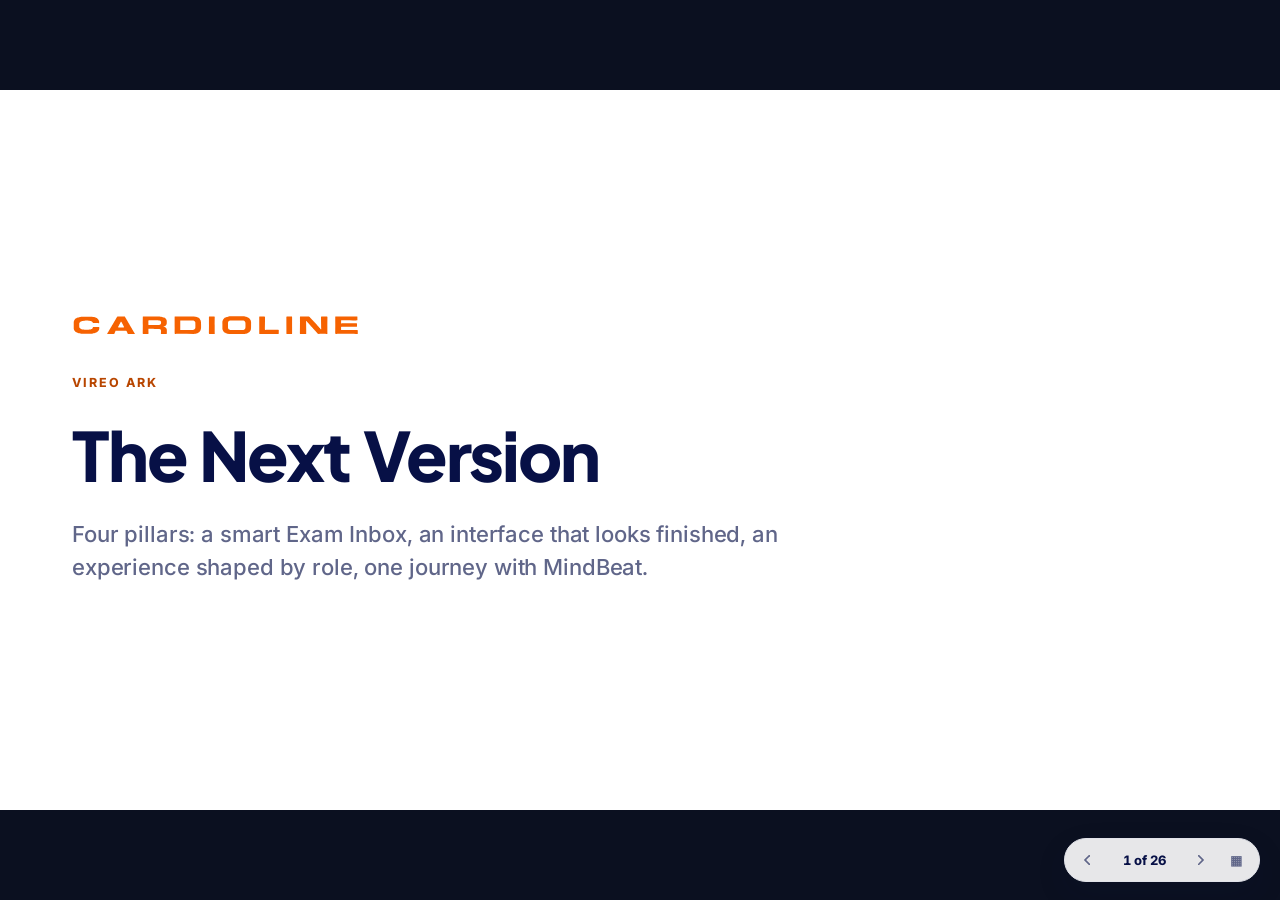
<file: index.html>
<!doctype html>
<html lang="en">
<head>
<meta charset="utf-8">
<meta name="robots" content="noindex, nofollow, noarchive, noimageindex">
<meta http-equiv="refresh" content="0; url=deck.html">
<title>VIREO ARK · The Next Version</title>
</head>
<body><p><a href="deck.html">VIREO ARK · The Next Version</a></p></body>
</html>
</file>
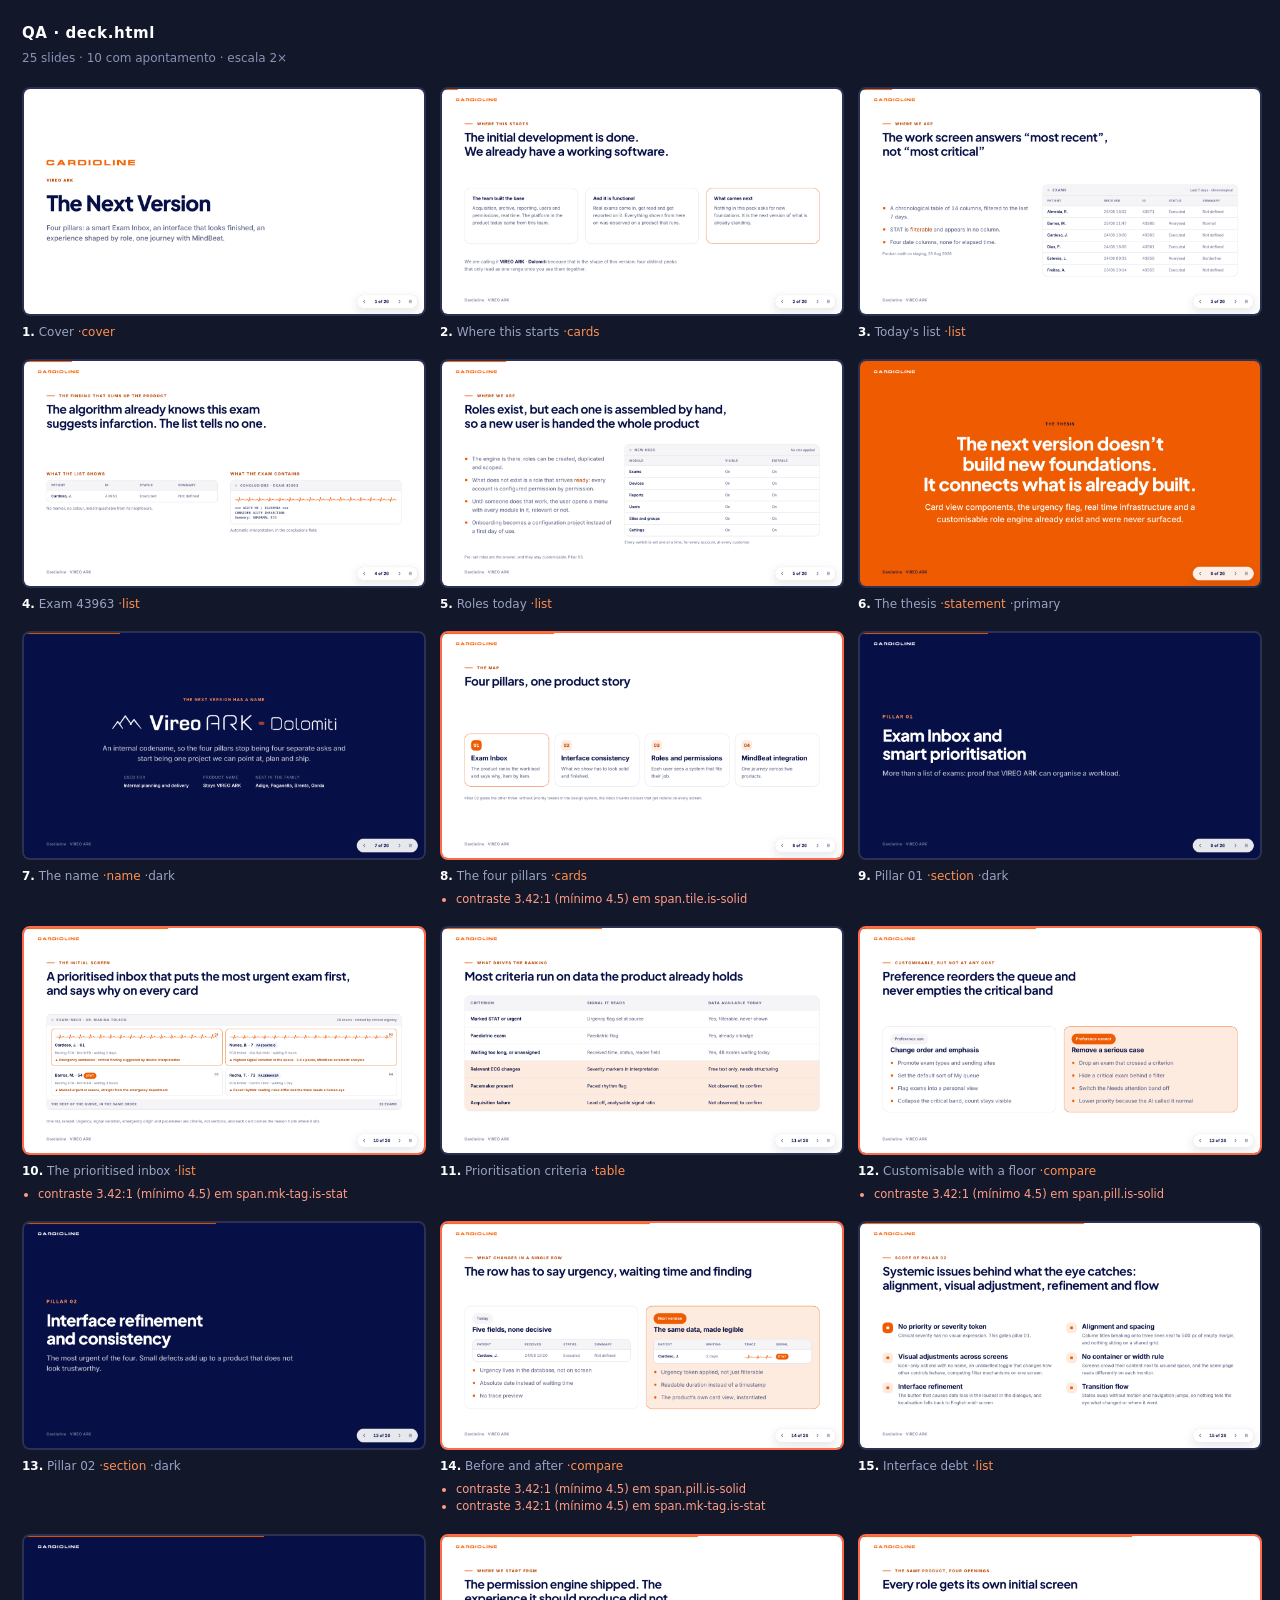
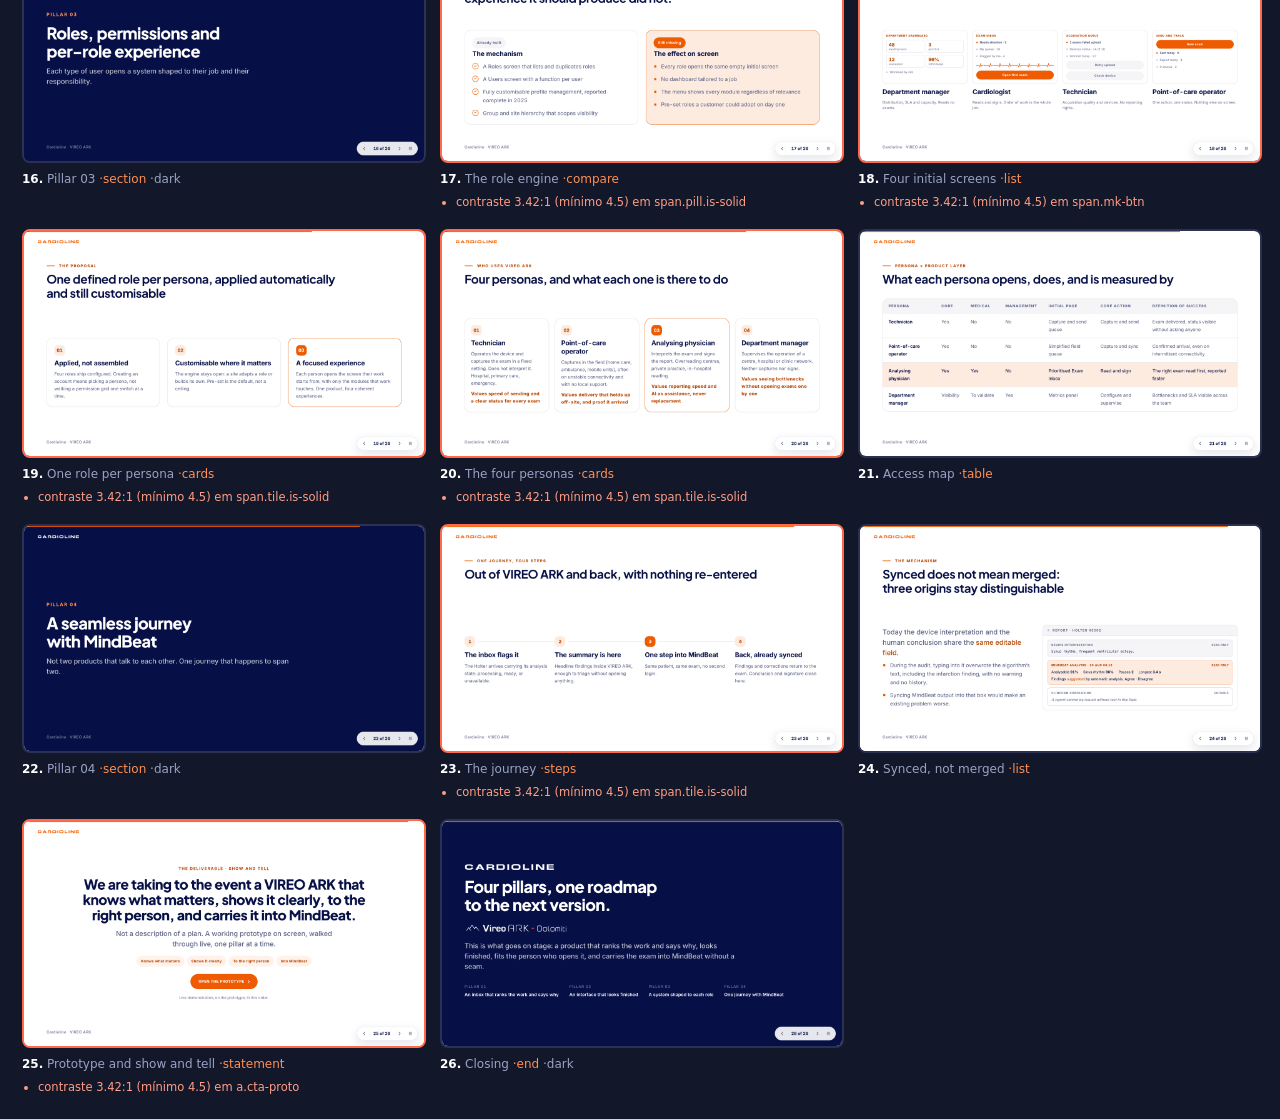
<file: qa/index.html>
<!doctype html><meta charset="utf-8">
<title>QA · deck.html</title>
<style>
 body{margin:0;background:#12172a;color:#fff;font:13px/1.5 -apple-system,system-ui,sans-serif;padding:22px}
 h1{font-size:15px;font-weight:700;letter-spacing:.04em;margin:0 0 4px}
 .sub{color:#8a93b5;font-size:12px;margin-bottom:20px}
 .grid{display:grid;grid-template-columns:repeat(auto-fill,minmax(340px,1fr));gap:18px}
 figure{margin:0}
 img{width:100%;aspect-ratio:16/9;display:block;border-radius:8px;border:2px solid #2a3153;background:#fff}
 figure.bad img{border-color:#ff6b4a}
 figcaption{margin-top:7px;font-size:12px;color:#9aa3c4}
 figcaption b{color:#fff}
 .tpl{color:#ff9052}
 ul{margin:6px 0 0;padding-left:16px;color:#ff9d85;font-size:11.5px}
</style>
<h1>QA · deck.html</h1>
<div class="sub">25 slides · 10 com apontamento · escala 2×</div>
<div class="grid">
<figure class="">
  <img src="slide-01.png" alt="slide 1">
  <figcaption><b>1.</b> Cover <span class="tpl">·cover</span>
  </figcaption>
</figure>
<figure class="">
  <img src="slide-02.png" alt="slide 2">
  <figcaption><b>2.</b> Where this starts <span class="tpl">·cards</span>
  </figcaption>
</figure>
<figure class="">
  <img src="slide-03.png" alt="slide 3">
  <figcaption><b>3.</b> Today's list <span class="tpl">·list</span>
  </figcaption>
</figure>
<figure class="">
  <img src="slide-04.png" alt="slide 4">
  <figcaption><b>4.</b> Exam 43963 <span class="tpl">·list</span>
  </figcaption>
</figure>
<figure class="">
  <img src="slide-05.png" alt="slide 5">
  <figcaption><b>5.</b> Roles today <span class="tpl">·list</span>
  </figcaption>
</figure>
<figure class="">
  <img src="slide-06.png" alt="slide 6">
  <figcaption><b>6.</b> The thesis <span class="tpl">·statement</span> ·primary
  </figcaption>
</figure>
<figure class="">
  <img src="slide-07.png" alt="slide 7">
  <figcaption><b>7.</b> The name <span class="tpl">·name</span> ·dark
  </figcaption>
</figure>
<figure class="bad">
  <img src="slide-08.png" alt="slide 8">
  <figcaption><b>8.</b> The four pillars <span class="tpl">·cards</span>
  <ul><li>contraste 3.42:1 (mínimo 4.5) em span.tile.is-solid</li></ul></figcaption>
</figure>
<figure class="">
  <img src="slide-09.png" alt="slide 9">
  <figcaption><b>9.</b> Pillar 01 <span class="tpl">·section</span> ·dark
  </figcaption>
</figure>
<figure class="bad">
  <img src="slide-10.png" alt="slide 10">
  <figcaption><b>10.</b> The prioritised inbox <span class="tpl">·list</span>
  <ul><li>contraste 3.42:1 (mínimo 4.5) em span.mk-tag.is-stat</li></ul></figcaption>
</figure>
<figure class="">
  <img src="slide-11.png" alt="slide 11">
  <figcaption><b>11.</b> Prioritisation criteria <span class="tpl">·table</span>
  </figcaption>
</figure>
<figure class="bad">
  <img src="slide-12.png" alt="slide 12">
  <figcaption><b>12.</b> Customisable with a floor <span class="tpl">·compare</span>
  <ul><li>contraste 3.42:1 (mínimo 4.5) em span.pill.is-solid</li></ul></figcaption>
</figure>
<figure class="">
  <img src="slide-13.png" alt="slide 13">
  <figcaption><b>13.</b> Pillar 02 <span class="tpl">·section</span> ·dark
  </figcaption>
</figure>
<figure class="bad">
  <img src="slide-14.png" alt="slide 14">
  <figcaption><b>14.</b> Before and after <span class="tpl">·compare</span>
  <ul><li>contraste 3.42:1 (mínimo 4.5) em span.pill.is-solid</li><li>contraste 3.42:1 (mínimo 4.5) em span.mk-tag.is-stat</li></ul></figcaption>
</figure>
<figure class="">
  <img src="slide-15.png" alt="slide 15">
  <figcaption><b>15.</b> Interface debt <span class="tpl">·list</span>
  </figcaption>
</figure>
<figure class="">
  <img src="slide-16.png" alt="slide 16">
  <figcaption><b>16.</b> Pillar 03 <span class="tpl">·section</span> ·dark
  </figcaption>
</figure>
<figure class="bad">
  <img src="slide-17.png" alt="slide 17">
  <figcaption><b>17.</b> The role engine <span class="tpl">·compare</span>
  <ul><li>contraste 3.42:1 (mínimo 4.5) em span.pill.is-solid</li></ul></figcaption>
</figure>
<figure class="bad">
  <img src="slide-18.png" alt="slide 18">
  <figcaption><b>18.</b> Four initial screens <span class="tpl">·list</span>
  <ul><li>contraste 3.42:1 (mínimo 4.5) em span.mk-btn</li></ul></figcaption>
</figure>
<figure class="bad">
  <img src="slide-19.png" alt="slide 19">
  <figcaption><b>19.</b> One role per persona <span class="tpl">·cards</span>
  <ul><li>contraste 3.42:1 (mínimo 4.5) em span.tile.is-solid</li></ul></figcaption>
</figure>
<figure class="bad">
  <img src="slide-20.png" alt="slide 20">
  <figcaption><b>20.</b> The four personas <span class="tpl">·cards</span>
  <ul><li>contraste 3.42:1 (mínimo 4.5) em span.tile.is-solid</li></ul></figcaption>
</figure>
<figure class="">
  <img src="slide-21.png" alt="slide 21">
  <figcaption><b>21.</b> Access map <span class="tpl">·table</span>
  </figcaption>
</figure>
<figure class="">
  <img src="slide-22.png" alt="slide 22">
  <figcaption><b>22.</b> Pillar 04 <span class="tpl">·section</span> ·dark
  </figcaption>
</figure>
<figure class="bad">
  <img src="slide-23.png" alt="slide 23">
  <figcaption><b>23.</b> The journey <span class="tpl">·steps</span>
  <ul><li>contraste 3.42:1 (mínimo 4.5) em span.tile.is-solid</li></ul></figcaption>
</figure>
<figure class="">
  <img src="slide-24.png" alt="slide 24">
  <figcaption><b>24.</b> Synced, not merged <span class="tpl">·list</span>
  </figcaption>
</figure>
<figure class="bad">
  <img src="slide-25.png" alt="slide 25">
  <figcaption><b>25.</b> Prototype and show and tell <span class="tpl">·statement</span>
  <ul><li>contraste 3.42:1 (mínimo 4.5) em a.cta-proto</li></ul></figcaption>
</figure>
<figure class="">
  <img src="slide-26.png" alt="slide 26">
  <figcaption><b>26.</b> Closing <span class="tpl">·end</span> ·dark
  </figcaption>
</figure>
</div>
</file>
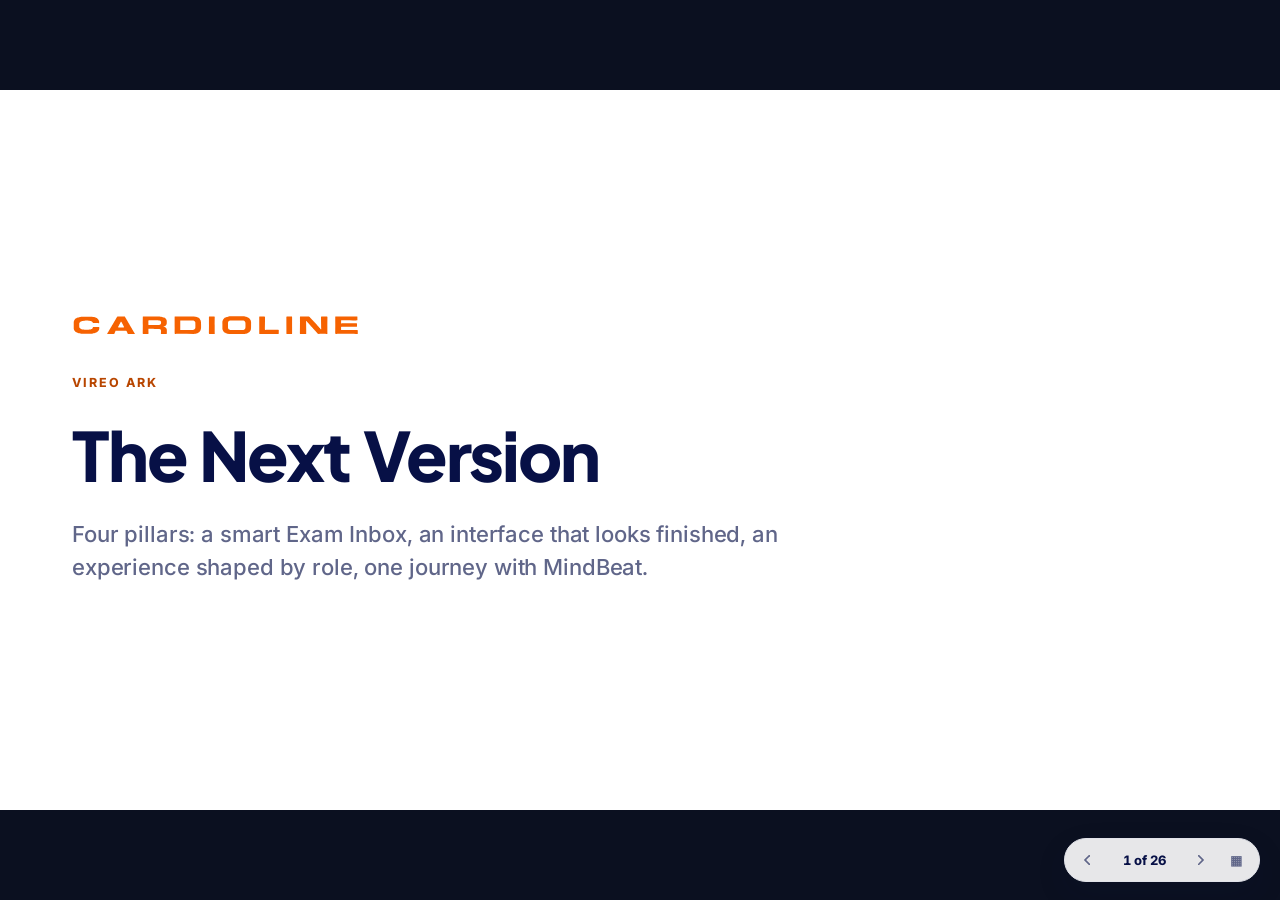
<file: deck.html>
<!doctype html>
<html lang="en">
<head>
<meta charset="utf-8">
<meta name="viewport" content="width=device-width, initial-scale=1, viewport-fit=cover">
<meta name="robots" content="noindex, nofollow, noarchive, noimageindex">
<title>VIREO ARK · The Next Version</title>
<link rel="stylesheet" href="deck.css">
<style>
/* ============================================================================
   Override de contraste, a pedido: todo texto sobre fundo laranja primário
   sai em branco (--c-on-dark), como já acontece nos slides tone-primary.
   Substitui o navy que o deck.css usa em .pill.is-solid e .tile.is-solid.
   ========================================================================= */
.pill.is-solid,
.tile.is-solid { color: var(--c-on-dark); }
</style>

<style>
/* ============================================================================
   Deck-only rules: interface mock-ups drawn in HTML/CSS.
   Every colour comes from deck.css tokens. No new palette values.
   ========================================================================= */

.mk {
  border: 1px solid var(--c-line);
  border-radius: 14px;
  background: var(--c-bg);
  overflow: hidden;
  box-shadow: var(--shadow-card);
}
.mk-bar {
  display: flex; align-items: center; gap: 10px;
  padding: 8px 14px;
  background: var(--c-ink-04);
  border-bottom: 1px solid var(--c-line);
}
.mk-bar .mk-dot { width: 7px; height: 7px; border-radius: 50%; background: var(--c-line-strong); }
.mk-bar .mk-name {
  font-size: 10.5px; font-weight: 750; letter-spacing: .12em;
  text-transform: uppercase; color: var(--c-ink-58);
}
.mk-bar .mk-right { margin-left: auto; font-size: 10.5px; font-weight: 600; color: var(--c-ink-58); }

.mk-head, .mk-row {
  display: grid;
  grid-template-columns: var(--cols, 1fr);
  align-items: center;
  gap: 12px;
  padding: 8px 14px;
}
.mk-head {
  background: var(--c-ink-04);
  border-bottom: 1px solid var(--c-line);
  font-size: 9.5px; font-weight: 750; letter-spacing: .07em;
  text-transform: uppercase; color: var(--c-ink-58);
}
.mk-row { border-bottom: 1px solid var(--c-line); font-size: 12px; color: var(--c-ink-58); }
.mk-row:last-child { border-bottom: 0; }
.mk-row b { color: var(--c-ink); font-weight: 600; }
.mk-num { font-variant-numeric: tabular-nums; }

.mk-tag {
  display: inline-block;
  font-size: 9px; font-weight: 800; letter-spacing: .09em; text-transform: uppercase;
  padding: 2px 7px; border-radius: var(--radius-pill);
  background: var(--c-ink-04); color: var(--c-ink-58);
}
.mk-tag.is-stat { background: var(--c-primary); color: var(--c-on-dark); }
.mk-tag.is-ped  { background: var(--c-tint-blue); color: var(--c-ink); }
.mk-tag.is-ai   { background: var(--c-tint-orange); color: var(--c-primary-ink); }

/* Traçado de ECG: sem preserveAspectRatio="none", a proporção é preservada e
   o desenho não distorce. O viewBox de cada uso já tem a proporção da caixa. */
.mk-trace { display: block; width: 100%; height: 26px; }
.mk-trace path { fill: none; stroke: var(--c-ink-58); stroke-width: 1.6; stroke-linejoin: round; }
.mk-trace.is-crit path { stroke: var(--c-primary); stroke-width: 1.9; }

.mk-band {
  display: flex; align-items: center; gap: 10px;
  padding: 7px 14px;
  border-bottom: 1px solid var(--c-line);
  font-size: 10px; font-weight: 800; letter-spacing: .1em; text-transform: uppercase;
  color: var(--c-ink-58);
  background: var(--c-ink-04);
}
.mk-band.is-crit { background: var(--c-tint-red); color: var(--c-ink); }
.mk-band .mk-band-n { margin-left: auto; font-variant-numeric: tabular-nums; letter-spacing: .04em; }

.mk-cards { display: grid; grid-template-columns: 1fr 1fr; gap: 10px; padding: 11px 14px; }
.mk-card {
  display: grid; gap: 5px;
  border: 1px solid var(--c-line); border-radius: 10px;
  padding: 9px 11px;
}
.mk-card.is-crit { border-color: var(--c-primary); background: var(--c-bg); }
.mk-card .mk-who { font-size: 12.5px; font-weight: 650; color: var(--c-ink); }
.mk-card .mk-meta { font-size: 10.5px; color: var(--c-ink-58); }
.mk-why { font-size: 10px; font-weight: 750; letter-spacing: .03em; color: var(--c-primary-ink); }
.mk-card { position: relative; }
.mk-rank {
  position: absolute; top: 9px; right: 11px;
  font-size: 9.5px; font-weight: 800; letter-spacing: .06em;
  font-variant-numeric: tabular-nums;
  color: var(--c-ink-58);
}
.mk-rank.is-crit { color: var(--c-primary-ink); }
.mk-tag.is-pace { background: var(--c-tint-blue); color: var(--c-ink); }

/* marcador quadrado no lugar do número, quando a lista não deve sugerir contagem */
.tile.is-dot::before {
  content: ""; width: 9px; height: 9px; border-radius: 2px;
  background: var(--c-primary);
}
.tile.is-dot.is-solid::before { background: var(--c-on-dark); }

/* ---- slide do entregável: frase em destaque + acesso ao protótipo ------ */
.t-statement.is-deliverable .stage { gap: 18px; }
.t-statement.is-deliverable h1 { font-size: 44px; max-width: 30ch; }
.t-statement.is-deliverable .lead { max-width: 54ch; }

.pillar-row { display: flex; flex-wrap: wrap; justify-content: center; gap: 8px; margin-top: 4px; }

.cta-proto {
  display: inline-flex; align-items: center; gap: 10px;
  margin-top: 6px;
  padding: 14px 26px;
  border-radius: var(--radius-pill);
  background: var(--c-primary);
  color: var(--c-on-dark);
  font-size: var(--fs-caption);
  font-weight: 750; letter-spacing: .04em; text-transform: uppercase;
  text-decoration: none;
  box-shadow: var(--shadow-card);
  transition: transform 180ms var(--ease-out), box-shadow 180ms var(--ease-out);
}
.cta-proto:hover, .cta-proto:focus-visible {
  transform: translateY(-1px);
  box-shadow: 0 6px 18px rgba(238, 91, 0, .26);
}
.cta-proto .cta-arrow {
  width: 7px; height: 7px;
  border: solid currentColor; border-width: 2px 2px 0 0; border-radius: 1px;
  transform: rotate(45deg);
}
.cta-note { font-size: var(--fs-caption); color: var(--c-ink-58); }

.mk-origins { display: grid; gap: 9px; padding: 12px 14px; }
.mk-origin {
  display: grid; gap: 5px;
  border: 1px solid var(--c-line); border-radius: 10px;
  padding: 9px 12px;
}
.mk-origin.is-device { background: var(--c-ink-04); }
.mk-origin.is-ai     { background: var(--c-tint-orange); border-color: var(--c-primary-40); }
.mk-origin.is-human  { background: var(--c-bg); border-color: var(--c-line-strong); }
.mk-src {
  display: flex; align-items: center; gap: 8px;
  font-size: 9px; font-weight: 800; letter-spacing: .1em; text-transform: uppercase;
  color: var(--c-ink-58);
}
.mk-origin.is-ai .mk-src { color: var(--c-primary-ink); }
.mk-src .mk-lock { margin-left: auto; letter-spacing: .04em; font-weight: 700; }
.mk-txt { font-size: 11.5px; line-height: 1.45; color: var(--c-ink); }
.mk-txt.is-mono { font-family: ui-monospace, SFMono-Regular, Menlo, monospace; font-size: 10.5px; }
.mk-ph { font-size: 11.5px; color: var(--c-ink-58); font-style: italic; }
.mk-burden { display: flex; flex-wrap: wrap; gap: 6px 16px; font-size: 11px; color: var(--c-ink); }
.mk-burden b { font-variant-numeric: tabular-nums; }

.mk-roles { display: grid; grid-template-columns: repeat(4, 1fr); gap: 16px; align-items: stretch; }
.mk-role { display: grid; grid-template-rows: 1fr auto auto; gap: 8px; }
.mk-role > .mk { min-height: 168px; }
.mk-role-name { font-size: var(--fs-h3); font-weight: 700; color: var(--c-ink); letter-spacing: -.012em; }
.mk-role-sub  { font-size: var(--fs-caption); color: var(--c-ink-58); line-height: 1.45; min-height: 2.9em; }
.mk-mini { display: grid; gap: 6px; padding: 10px 11px; align-content: start; }
.mk-mini .mk-lbl {
  font-size: 8.5px; font-weight: 800; letter-spacing: .1em; text-transform: uppercase;
  color: var(--c-primary-ink);
}
.mk-kpis { display: grid; grid-template-columns: 1fr 1fr; gap: 6px; }
.mk-kpi { border: 1px solid var(--c-line); border-radius: 8px; padding: 6px 7px; display: grid; gap: 1px; }
.mk-kpi b { font-size: 15px; font-weight: 800; color: var(--c-primary-ink); letter-spacing: -.02em;
            font-variant-numeric: tabular-nums; line-height: 1.1; }
.mk-kpi span { font-size: 8px; color: var(--c-ink-58); line-height: 1.25; }
.mk-line { display: flex; align-items: center; gap: 6px; font-size: 9.5px; color: var(--c-ink); }
.mk-line i { width: 5px; height: 5px; border-radius: 50%; background: var(--c-primary); flex: 0 0 auto; }
.mk-line.is-quiet { color: var(--c-ink-58); }
.mk-line.is-quiet i { background: var(--c-line-strong); }
.mk-btn {
  display: inline-block; text-align: center;
  font-size: 9.5px; font-weight: 750; letter-spacing: .04em;
  padding: 6px 10px; border-radius: var(--radius-pill);
  background: var(--c-primary); color: var(--c-on-dark);
}
.mk-btn.is-quiet { background: var(--c-ink-04); color: var(--c-ink-58); }

.mk2 { display: grid; grid-template-columns: 1fr 1.32fr; gap: var(--gap-lg); align-items: center; }
.mk2.is-even { grid-template-columns: 1fr 1fr; }
.mk2.is-top { align-items: start; }
.mk-cap { font-size: var(--fs-caption); color: var(--c-ink-58); margin-top: 10px; }
.compare .mk { margin-top: 4px; }

/* ---- chevrons no lugar das setas do HUD -------------------------------- */
.hud button[data-act="prev"],
.hud button[data-act="next"] { font-size: 0; position: relative; width: 34px; height: 30px; }
.hud button[data-act="prev"]::before,
.hud button[data-act="next"]::before {
  content: ""; position: absolute; top: 50%; left: 50%;
  width: 8px; height: 8px;
  border: solid currentColor; border-width: 2px 2px 0 0;
  border-radius: 1px;
}
.hud button[data-act="prev"]::before { transform: translate(-35%, -50%) rotate(-135deg); }
.hud button[data-act="next"]::before { transform: translate(-65%, -50%) rotate(45deg); }

/* ---- motion ------------------------------------------------------------ */
.mk-trace.is-draw path { stroke-dasharray: 1400; stroke-dashoffset: 1400; }
.slide.is-active .mk-trace.is-draw path { animation: mk-draw 1700ms var(--ease-out) 420ms both; }
@keyframes mk-draw { to { stroke-dashoffset: 0; } }

.slide.is-active .mk-card.is-crit { animation: mk-pulse 2200ms var(--ease-out) 1100ms 3; }
@keyframes mk-pulse {
  0%, 100% { box-shadow: 0 0 0 0 rgba(238, 91, 0, 0); }
  45%      { box-shadow: 0 0 0 4px rgba(238, 91, 0, .16); }
}

body.capture .mk-trace.is-draw path,
.slide.is-capture .mk-trace.is-draw path { animation: none; stroke-dashoffset: 0; }
body.capture .mk-card.is-crit,
.slide.is-capture .mk-card.is-crit { animation: none; }
@media print {
  .mk-trace.is-draw path { animation: none !important; stroke-dashoffset: 0 !important; }
  .mk-card.is-crit { animation: none !important; }
}
@media (prefers-reduced-motion: reduce) {
  .mk-trace.is-draw path { animation: none; stroke-dashoffset: 0; }
  .mk-card.is-crit { animation: none; }
}
</style>
</head>
<body data-lang="en">

<div class="deck" id="deck" data-kicker="Cardioline · VIREO ARK">

<!-- 01 · COVER -->
<section class="slide t-cover" data-title="Cover" data-logo="off" data-footer="off">
  <div class="stage">
    <div class="cover-mark" data-reveal></div>
    <p class="eyebrow" data-reveal style="--d: 1">VIREO ARK</p>
    <h1 data-reveal style="--d: 2">The Next Version</h1>
    <p class="lead" data-reveal style="--d: 3">Four pillars: a smart Exam Inbox, an interface that
      looks finished, an experience shaped by role, one journey with MindBeat.</p>
  </div>
</section>

<!-- 02 · WHERE THIS STARTS -->
<section class="slide t-cards" data-title="Where this starts">
  <div class="stage">
    <div class="head">
      <p class="eyebrow has-dash" data-reveal>Where this starts</p>
      <h2 data-reveal style="--d: 1">The initial development is done.<br>We already have a working software.</h2>
    </div>
    <div class="body">
      <div class="grid-3">
        <div class="card" data-reveal style="--d: 2">
          <h4>The team built the base</h4>
          <p>Acquisition, archive, reporting, users and permissions, real time. The platform in the
            product today came from this team.</p>
        </div>
        <div class="card" data-reveal style="--d: 3">
          <h4>And it is functional</h4>
          <p>Real exams come in, get read and get reported on it. Everything shown from here on was
            observed on a product that runs.</p>
        </div>
        <div class="card is-mark" data-reveal style="--d: 4">
          <h4>What comes next</h4>
          <p>Nothing in this pack asks for new foundations. It is the next version of what is
            already standing.</p>
        </div>
      </div>
      <p class="why-name" data-reveal style="--d: 5">We are calling it
        <b>VIREO ARK &middot; Dolomiti</b> because that is the shape of this version: four distinct
        peaks that only read as one range once you see them together.</p>
    </div>
  </div>
</section>

<!-- 03 · TODAY'S SCREEN -->
<section class="slide t-list" data-title="Today's list">
  <div class="stage">
    <div class="head">
      <p class="eyebrow has-dash" data-reveal>Where we are</p>
      <h2 data-reveal style="--d: 1">The work screen answers &ldquo;most recent&rdquo;,<br>not &ldquo;most critical&rdquo;</h2>
    </div>
    <div class="body">
      <div class="mk2">
        <div class="stack-sm">
          <ul class="bullets">
            <li data-reveal style="--d: 2">A chronological table of 14 columns, filtered to the last 7&nbsp;days.</li>
            <li data-reveal style="--d: 3">STAT is <em>filterable</em> and appears in no column.</li>
            <li data-reveal style="--d: 4">Four date columns, none for elapsed time.</li>
          </ul>
          <p class="note" data-reveal style="--d: 5">Product audit on staging, 26 Aug 2026</p>
        </div>
        <div data-reveal style="--d: 3">
          <div class="mk" style="--cols: 1.4fr .92fr .6fr .8fr .8fr;">
            <div class="mk-bar">
              <span class="mk-dot"></span><span class="mk-name">Exams</span>
              <span class="mk-right">Last 7 days · chronological</span>
            </div>
            <div class="mk-head">
              <span>Patient</span><span>Received</span><span>ID</span><span>Status</span><span>Summary</span>
            </div>
            <div class="mk-row"><b>Almeida, R.</b><span class="mk-num">25/08 14:02</span><span class="mk-num">43971</span><span>Executed</span><span>Not defined</span></div>
            <div class="mk-row"><b>Barros, M.</b><span class="mk-num">25/08 11:47</span><span class="mk-num">43968</span><span>Analysed</span><span>Normal</span></div>
            <div class="mk-row"><b>Cardoso, J.</b><span class="mk-num">24/08 18:20</span><span class="mk-num">43963</span><span>Executed</span><span>Not defined</span></div>
            <div class="mk-row"><b>Dias, P.</b><span class="mk-num">24/08 16:55</span><span class="mk-num">43961</span><span>Executed</span><span>Not defined</span></div>
            <div class="mk-row"><b>Esteves, L.</b><span class="mk-num">24/08 09:31</span><span class="mk-num">43958</span><span>Analysed</span><span>Borderline</span></div>
            <div class="mk-row"><b>Freitas, A.</b><span class="mk-num">23/08 20:14</span><span class="mk-num">43955</span><span>Executed</span><span>Not defined</span></div>
          </div>
        </div>
      </div>
    </div>
  </div>
</section>

<!-- 04 · EXAM 43963 -->
<section class="slide t-list" data-title="Exam 43963">
  <div class="stage">
    <div class="head">
      <p class="eyebrow has-dash" data-reveal>The finding that sums up the product</p>
      <h2 data-reveal style="--d: 1">The algorithm already knows this exam suggests infarction. The list tells no one.</h2>
    </div>
    <div class="body">
      <div class="mk2 is-even is-top">
        <div data-reveal style="--d: 2">
          <p class="eyebrow">What the list shows</p>
          <div class="mk" style="--cols: 1.3fr .8fr .9fr .9fr; margin-top: 12px;">
            <div class="mk-head"><span>Patient</span><span>ID</span><span>Status</span><span>Summary</span></div>
            <div class="mk-row"><b>Cardoso, J.</b><span class="mk-num">43963</span><span>Executed</span><span>Not defined</span></div>
          </div>
          <p class="mk-cap">No marker, no colour, indistinguishable from its neighbours.</p>
        </div>
        <div data-reveal style="--d: 4">
          <p class="eyebrow">What the exam contains</p>
          <div class="mk" style="margin-top: 12px;">
            <div class="mk-bar"><span class="mk-dot"></span><span class="mk-name">Conclusions · exam 43963</span></div>
            <div class="mk-origins" style="padding: 12px 14px;">
              <svg class="mk-trace is-crit is-draw" viewBox="0 0 640 32" aria-hidden="true"><path d="M0,20 h6 q2,-3 4,0 h3 l2,6 l3,-16 l3,12 l2,-2 h4 q3,-6 6,0 h7 h6 q2,-3 4,0 h3 l2,6 l3,-16 l3,12 l2,-2 h4 q3,-6 6,0 h7 h6 q2,-3 4,0 h3 l2,6 l3,-16 l3,12 l2,-2 h4 q3,-6 6,0 h7 h6 q2,-3 4,0 h3 l2,6 l3,-16 l3,12 l2,-2 h4 q3,-6 6,0 h7 h6 q2,-3 4,0 h3 l2,6 l3,-16 l3,12 l2,-2 h4 q3,-6 6,0 h7 h6 q2,-3 4,0 h3 l2,6 l3,-16 l3,12 l2,-2 h4 q3,-6 6,0 h7 h6 q2,-3 4,0 h3 l2,6 l3,-16 l3,12 l2,-2 h4 q3,-6 6,0 h7 h6 q2,-3 4,0 h3 l2,6 l3,-16 l3,12 l2,-2 h4 q3,-6 6,0 h7 h6 q2,-3 4,0 h3 l2,6 l3,-16 l3,12 l2,-2 h4 q3,-6 6,0 h7 h6 q2,-3 4,0 h3 l2,6 l3,-16 l3,12 l2,-2 h4 q3,-6 6,0 h7 h6 q2,-3 4,0 h3 l2,6 l3,-16 l3,12 l2,-2 h4 q3,-6 6,0 h7 h6 q2,-3 4,0 h3 l2,6 l3,-16 l3,12 l2,-2 h4 q3,-6 6,0 h7 h6 q2,-3 4,0 h3 l2,6 l3,-16 l3,12 l2,-2 h4 q3,-6 6,0 h7 h6 q2,-3 4,0 h3 l2,6 l3,-16 l3,12 l2,-2 h4 q3,-6 6,0 h7 h6 q2,-3 4,0 h3 l2,6 l3,-16 l3,12 l2,-2 h4 q3,-6 6,0 h7 h6 q2,-3 4,0 h3 l2,6 l3,-16 l3,12 l2,-2 h4 q3,-6 6,0 h7"/></svg>
              <p class="mk-txt is-mono">*** ACUTE MI / ISCHEMIA ***<br>CONSIDER ACUTE INFARCTION<br>Summary: ABNORMAL ECG</p>
            </div>
          </div>
          <p class="mk-cap">Automatic interpretation, in the conclusions field.</p>
        </div>
      </div>
    </div>
  </div>
</section>

<!-- 05 · THE SETUP PROBLEM -->
<section class="slide t-list" data-title="Roles today">
  <div class="stage">
    <div class="head">
      <p class="eyebrow has-dash" data-reveal>Where we are</p>
      <h2 data-reveal style="--d: 1">Roles exist, but each one is assembled by hand,<br>so a new user is handed the whole product</h2>
    </div>
    <div class="body">
      <div class="mk2">
        <div class="stack-sm">
          <ul class="bullets">
            <li data-reveal style="--d: 2">The engine is there: roles can be created, duplicated and scoped.</li>
            <li data-reveal style="--d: 3">What does not exist is a role that arrives <em>ready</em>: every account is
              configured permission by permission.</li>
            <li data-reveal style="--d: 4">Until someone does that work, the user opens a menu with every module
              in it, relevant or not.</li>
            <li data-reveal style="--d: 5">Onboarding becomes a configuration project instead of a first day of use.</li>
          </ul>
        </div>
        <div data-reveal style="--d: 3">
          <div class="mk" style="--cols: 1.5fr .7fr .7fr;">
            <div class="mk-bar">
              <span class="mk-dot"></span><span class="mk-name">New user</span>
              <span class="mk-right">No role applied</span>
            </div>
            <div class="mk-head"><span>Module</span><span>Visible</span><span>Editable</span></div>
            <div class="mk-row"><b>Exams</b><span>On</span><span>On</span></div>
            <div class="mk-row"><b>Devices</b><span>On</span><span>On</span></div>
            <div class="mk-row"><b>Reports</b><span>On</span><span>On</span></div>
            <div class="mk-row"><b>Users</b><span>On</span><span>On</span></div>
            <div class="mk-row"><b>Sites and groups</b><span>On</span><span>On</span></div>
            <div class="mk-row"><b>Settings</b><span>On</span><span>On</span></div>
          </div>
          <p class="mk-cap">Every switch is set one at a time, for every account, at every customer.</p>
        </div>
      </div>
      <p class="note" data-reveal style="--d: 6">Pre-set roles are the answer, and they stay customisable. Pillar 03.</p>
    </div>
  </div>
</section>

<!-- 06 · THE THESIS -->
<section class="slide t-statement tone-primary" data-title="The thesis">
  <div class="stage">
    <p class="eyebrow" data-reveal>The thesis</p>
    <h1 data-reveal style="--d: 1">The next version doesn&rsquo;t build new foundations.<br>It connects what is already built.</h1>
    <p class="lead" data-reveal style="--d: 2">Card view components, the urgency flag, real time
      infrastructure and a customisable role engine already exist and were never surfaced.</p>
  </div>
</section>
<section class="slide t-name tone-dark" data-title="The name" data-logo="off">
  <div class="stage">
    <p class="eyebrow" data-reveal>The next version has a name</p>
    <div class="name-mark" data-reveal style="--d: 1"></div>
    <p class="lead" data-reveal style="--d: 2">An internal codename, so the four pillars stop being
      four separate asks and start being one project we can point at, plan and ship.</p>
    <dl class="name-note" data-reveal style="--d: 3">
      <div><dt>Used for</dt><dd>Internal planning and delivery</dd></div>
      <div><dt>Product name</dt><dd>Stays VIREO ARK</dd></div>
      <div><dt>Next in the family</dt><dd>Adige, Paganella, Brenta, Garda</dd></div>
    </dl>
  </div>
</section>

<!-- 07 · THE FOUR PILLARS -->
<section class="slide t-cards" data-title="The four pillars">
  <div class="stage">
    <div class="head">
      <p class="eyebrow has-dash" data-reveal>The map</p>
      <h2 data-reveal style="--d: 1">Four pillars, one product story</h2>
    </div>
    <div class="body">
      <div class="grid-4">
        <div class="card is-mark" data-reveal style="--d: 2">
          <span class="tile is-solid">01</span>
          <h3>Exam Inbox</h3>
          <p>The product ranks the workload and says why, item by item.</p>
        </div>
        <div class="card" data-reveal style="--d: 3">
          <span class="tile">02</span>
          <h3>Interface consistency</h3>
          <p>What we show has to look solid and finished.</p>
        </div>
        <div class="card" data-reveal style="--d: 4">
          <span class="tile">03</span>
          <h3>Roles and permissions</h3>
          <p>Each user sees a system that fits their job.</p>
        </div>
        <div class="card" data-reveal style="--d: 5">
          <span class="tile">04</span>
          <h3>MindBeat integration</h3>
          <p>One journey across two products.</p>
        </div>
      </div>
      <p class="note" data-reveal style="--d: 6">Pillar 02 gates the other three: without priority tokens in the
        design system, the inbox invents colours that get redone on every screen.</p>
    </div>
  </div>
</section>

<!-- 08 · PILLAR 01 -->
<section class="slide t-section tone-dark" data-title="Pillar 01">
  <div class="stage">
    <p class="sec-num">PILLAR 01</p>
    <h1>Exam Inbox and smart prioritisation</h1>
    <p class="lead">More than a list of exams: proof that VIREO ARK can organise a workload.</p>
  </div>
</section>

<!-- 09 · THE PRIORITISED INBOX -->
<section class="slide t-list" data-title="The prioritised inbox">
  <div class="stage">
    <div class="head">
      <p class="eyebrow has-dash" data-reveal>The initial screen</p>
      <h2 data-reveal style="--d: 1">A prioritised inbox that puts the most urgent exam first,<br>and says why on every card</h2>
    </div>
    <div class="body">
      <div class="mk" data-reveal style="--d: 2">
        <div class="mk-bar">
          <span class="mk-dot"></span><span class="mk-name">Exam Inbox · Dr. Marina Toledo</span>
          <span class="mk-right">26 exams · ranked by clinical urgency</span>
        </div>
        <div class="mk-cards" data-reveal style="--d: 3">
          <div class="mk-card is-crit">
            <span class="mk-rank is-crit">01</span>
            <svg class="mk-trace is-crit is-draw" viewBox="0 0 640 32" aria-hidden="true"><path d="M0,20 h6 q2,-3 4,0 h3 l2,6 l3,-16 l3,12 l2,-2 h4 q3,-6 6,0 h7 h6 q2,-3 4,0 h3 l2,6 l3,-16 l3,12 l2,-2 h4 q3,-6 6,0 h7 h6 q2,-3 4,0 h3 l2,6 l3,-16 l3,12 l2,-2 h4 q3,-6 6,0 h7 h6 q2,-3 4,0 h3 l2,6 l3,-16 l3,12 l2,-2 h4 q3,-6 6,0 h7 h6 q2,-3 4,0 h3 l2,6 l3,-16 l3,12 l2,-2 h4 q3,-6 6,0 h7 h6 q2,-3 4,0 h3 l2,6 l3,-16 l3,12 l2,-2 h4 q3,-6 6,0 h7 h6 q2,-3 4,0 h3 l2,6 l3,-16 l3,12 l2,-2 h4 q3,-6 6,0 h7 h6 q2,-3 4,0 h3 l2,6 l3,-16 l3,12 l2,-2 h4 q3,-6 6,0 h7 h6 q2,-3 4,0 h3 l2,6 l3,-16 l3,12 l2,-2 h4 q3,-6 6,0 h7 h6 q2,-3 4,0 h3 l2,6 l3,-16 l3,12 l2,-2 h4 q3,-6 6,0 h7 h6 q2,-3 4,0 h3 l2,6 l3,-16 l3,12 l2,-2 h4 q3,-6 6,0 h7 h6 q2,-3 4,0 h3 l2,6 l3,-16 l3,12 l2,-2 h4 q3,-6 6,0 h7 h6 q2,-3 4,0 h3 l2,6 l3,-16 l3,12 l2,-2 h4 q3,-6 6,0 h7 h6 q2,-3 4,0 h3 l2,6 l3,-16 l3,12 l2,-2 h4 q3,-6 6,0 h7 h6 q2,-3 4,0 h3 l2,6 l3,-16 l3,12 l2,-2 h4 q3,-6 6,0 h7 h6 q2,-3 4,0 h3 l2,6 l3,-16 l3,12 l2,-2 h4 q3,-6 6,0 h7"/></svg>
            <span class="mk-who">Cardoso, J. · 61</span>
            <span class="mk-meta">Resting ECG · North ED · waiting 2 days</span>
            <span class="mk-why">▲ Emergency admission · critical finding suggested by device interpretation</span>
          </div>
          <div class="mk-card is-crit">
            <span class="mk-rank is-crit">02</span>
            <svg class="mk-trace is-crit is-draw" viewBox="0 0 640 32" aria-hidden="true"><path d="M0,20 h6 q2,-3 4,0 h3 l2,6 l3,-14 l3,10 l2,-2 h4 q3,-4 6,0 h7 h6 q2,-3 4,0 h3 l2,6 l3,-14 l3,10 l2,-2 h4 q3,-4 6,0 h7 h6 q2,-3 4,0 h3 l2,6 l3,-14 l3,10 l2,-2 h4 q3,-4 6,0 h7 h6 q2,-3 4,0 h3 l2,6 l3,-14 l3,10 l2,-2 h4 q3,-4 6,0 h7 h6 q2,-3 4,0 h3 l2,6 l3,-14 l3,10 l2,-2 h4 q3,-4 6,0 h7 h6 q2,-3 4,0 h3 l2,6 l3,-14 l3,10 l2,-2 h4 q3,-4 6,0 h7 h6 q2,-3 4,0 h3 l2,6 l3,-14 l3,10 l2,-2 h4 q3,-4 6,0 h7 h6 q2,-3 4,0 h3 l2,6 l3,-14 l3,10 l2,-2 h4 q3,-4 6,0 h7 h6 q2,-3 4,0 h3 l2,6 l3,-14 l3,10 l2,-2 h4 q3,-4 6,0 h7 h6 q2,-3 4,0 h3 l2,6 l3,-14 l3,10 l2,-2 h4 q3,-4 6,0 h7 h6 q2,-3 4,0 h3 l2,6 l3,-14 l3,10 l2,-2 h4 q3,-4 6,0 h7 h6 q2,-3 4,0 h3 l2,6 l3,-14 l3,10 l2,-2 h4 q3,-4 6,0 h7 h6 q2,-3 4,0 h3 l2,6 l3,-14 l3,10 l2,-2 h4 q3,-4 6,0 h7 h6 q2,-3 4,0 h3 l2,6 l3,-14 l3,10 l2,-2 h4 q3,-4 6,0 h7 h6 q2,-3 4,0 h3 l2,6 l3,-14 l3,10 l2,-2 h4 q3,-4 6,0 h7 h6 q2,-3 4,0 h3 l2,6 l3,-14 l3,10 l2,-2 h4 q3,-4 6,0 h7"/></svg>
            <span class="mk-who">Nunes, B. · 7 <span class="mk-tag is-ped">Paediatric</span></span>
            <span class="mk-meta">ECG Holter · Vila Sul clinic · waiting 9 hours</span>
            <span class="mk-why">▲ Highest signal variation in the queue · 3.4 s pause, MindBeat automatic analysis</span>
          </div>
          <div class="mk-card">
            <span class="mk-rank">03</span>
            <span class="mk-who">Barros, M. · 54 <span class="mk-tag is-stat">STAT</span></span>
            <span class="mk-meta">Resting ECG · North ED · waiting 3 hours</span>
            <span class="mk-why">▲ Marked urgent at source, straight from the emergency department</span>
          </div>
          <div class="mk-card">
            <span class="mk-rank">04</span>
            <span class="mk-who">Rocha, T. · 73 <span class="mk-tag is-pace">Pacemaker</span></span>
            <span class="mk-meta">ECG Holter · Centro clinic · waiting 1 day</span>
            <span class="mk-why">▲ Paced rhythm: reading rules differ and the trace needs a human eye</span>
          </div>
        </div>
        <div class="mk-band" data-reveal style="--d: 4">
          The rest of the queue, in the same order
          <span class="mk-band-n">22 exams</span>
        </div>
      </div>
      <p class="note" data-reveal style="--d: 5">One list, ranked. Urgency, signal variation, emergency origin and pacemaker
        are criteria, not sections, and each card carries the reason it sits where it sits.</p>
    </div>
  </div>
</section>

<!-- 10 · CRITERIA -->
<section class="slide t-table" data-title="Prioritisation criteria">
  <div class="stage">
    <div class="head">
      <p class="eyebrow has-dash" data-reveal>What drives the ranking</p>
      <h2 data-reveal style="--d: 1">Most criteria run on data the product already holds</h2>
    </div>
    <div class="body is-top">
      <div class="tbl-wrap" data-reveal style="--d: 2">
        <table class="tbl">
          <thead>
            <tr><th>Criterion</th><th>Signal it reads</th><th>Data available today</th></tr>
          </thead>
          <tbody>
            <tr><td>Marked STAT or urgent</td><td>Urgency flag set at source</td><td>Yes, filterable, never shown</td></tr>
            <tr><td>Paediatric exam</td><td>Paediatric flag</td><td>Yes, already a badge</td></tr>
            <tr><td>Waiting too long, or unassigned</td><td>Received time, status, reader field</td><td>Yes, 48 exams waiting today</td></tr>
            <tr class="is-mark"><td>Relevant ECG changes</td><td>Severity markers in interpretation</td><td>Free text only, needs structuring</td></tr>
            <tr class="is-mark"><td>Pacemaker present</td><td>Paced rhythm flag</td><td>Not observed, to confirm</td></tr>
            <tr class="is-mark"><td>Acquisition failure</td><td>Lead off, analysable signal ratio</td><td>Not observed, to confirm</td></tr>
          </tbody>
        </table>
      </div>
    </div>
  </div>
</section>

<!-- 11 · CUSTOMISABLE WITH A FLOOR -->
<section class="slide t-compare" data-title="Customisable with a floor">
  <div class="stage">
    <div class="head">
      <p class="eyebrow has-dash" data-reveal>Customisable, but not at any cost</p>
      <h2 data-reveal style="--d: 1">Preference reorders the queue and never empties the critical band</h2>
    </div>
    <div class="body">
      <div class="compare">
        <div class="col" data-reveal style="--d: 2">
          <div class="col-head">
            <span class="pill is-quiet">Preference can</span>
            <h3>Change order and emphasis</h3>
          </div>
          <ul class="bullets">
            <li>Promote exam types and sending sites</li>
            <li>Set the default sort of My queue</li>
            <li>Flag exams into a personal view</li>
            <li>Collapse the critical band, count stays visible</li>
          </ul>
        </div>
        <div class="col is-mark" data-reveal style="--d: 3">
          <div class="col-head">
            <span class="pill is-solid">Preference cannot</span>
            <h3>Remove a serious case</h3>
          </div>
          <ul class="bullets">
            <li>Drop an exam that crossed a criterion</li>
            <li>Hide a critical exam behind a filter</li>
            <li>Switch the Needs attention band off</li>
            <li>Lower priority because the AI called it normal</li>
          </ul>
        </div>
      </div>
    </div>
  </div>
</section>

<!-- 12 · PILLAR 02 -->
<section class="slide t-section tone-dark" data-title="Pillar 02">
  <div class="stage">
    <p class="sec-num">PILLAR 02</p>
    <h1>Interface refinement and consistency</h1>
    <p class="lead">The most urgent of the four. Small defects add up to a product that does not look trustworthy.</p>
  </div>
</section>

<!-- 13 · BEFORE / AFTER -->
<section class="slide t-compare" data-title="Before and after">
  <div class="stage">
    <div class="head">
      <p class="eyebrow has-dash" data-reveal>What changes in a single row</p>
      <h2 data-reveal style="--d: 1">The row has to say urgency, waiting time and finding</h2>
    </div>
    <div class="body">
      <div class="compare">
        <div class="col" data-reveal style="--d: 2">
          <div class="col-head">
            <span class="pill is-quiet">Today</span>
            <h3>Five fields, none decisive</h3>
          </div>
          <div class="mk" style="--cols: 1.2fr .95fr .75fr .85fr;">
            <div class="mk-head"><span>Patient</span><span>Received</span><span>Status</span><span>Summary</span></div>
            <div class="mk-row"><b>Cardoso, J.</b><span class="mk-num">24/08 18:20</span><span>Executed</span><span>Not defined</span></div>
          </div>
          <ul class="bullets">
            <li>Urgency lives in the database, not on screen</li>
            <li>Absolute date instead of waiting time</li>
            <li>No trace preview</li>
          </ul>
        </div>
        <div class="col is-mark" data-reveal style="--d: 3">
          <div class="col-head">
            <span class="pill is-solid">Next version</span>
            <h3>The same data, made legible</h3>
          </div>
          <div class="mk" style="--cols: 1.2fr .95fr .75fr .85fr;">
            <div class="mk-head"><span>Patient</span><span>Waiting</span><span>Trace</span><span>Signal</span></div>
            <div class="mk-row">
              <b>Cardoso, J.</b>
              <span class="mk-num">2 days</span>
              <svg class="mk-trace is-crit" viewBox="0 0 120 32" aria-hidden="true"><path d="M0,20 h6 q2,-3 4,0 h3 l2,6 l3,-16 l3,12 l2,-2 h4 q3,-6 6,0 h7 h6 q2,-3 4,0 h3 l2,6 l3,-16 l3,12 l2,-2 h4 q3,-6 6,0 h7 h6 q2,-3 4,0 h3 l2,6 l3,-16 l3,12 l2,-2 h4 q3,-6 6,0 h7"/></svg>
              <span><span class="mk-tag is-stat">STAT</span></span>
            </div>
          </div>
          <ul class="bullets">
            <li>Urgency token applied, not just filterable</li>
            <li>Readable duration instead of a timestamp</li>
            <li>The product&rsquo;s own card view, instantiated</li>
          </ul>
        </div>
      </div>
    </div>
  </div>
</section>

<!-- 14 · INTERFACE DEBT -->
<section class="slide t-list is-2col" data-title="Interface debt">
  <div class="stage">
    <div class="head">
      <p class="eyebrow has-dash" data-reveal>Scope of pillar 02</p>
      <h2 data-reveal style="--d: 1">Systemic issues behind what the eye catches:<br>alignment, visual adjustment, refinement and flow</h2>
    </div>
    <div class="body">
      <ul class="list">
        <li data-reveal style="--d: 2">
          <span class="tile is-dot is-solid"></span>
          <div class="li-body">
            <h3>No priority or severity token</h3>
            <p>Clinical severity has no visual expression. This gates pillar 01.</p>
          </div>
        </li>
        <li data-reveal style="--d: 3">
          <span class="tile is-dot"></span>
          <div class="li-body">
            <h3>Alignment and spacing</h3>
            <p>Column titles breaking onto three lines next to 500&nbsp;px of empty margin, and nothing
              sitting on a shared grid.</p>
          </div>
        </li>
        <li data-reveal style="--d: 4">
          <span class="tile is-dot"></span>
          <div class="li-body">
            <h3>Visual adjustments across screens</h3>
            <p>Icon-only actions with no name, an unlabelled toggle that changes how other controls
              behave, competing filter mechanisms on one screen.</p>
          </div>
        </li>
        <li data-reveal style="--d: 5">
          <span class="tile is-dot"></span>
          <div class="li-body">
            <h3>No container or width rule</h3>
            <p>Screens crowd their content next to unused space, and the same page reads differently
              on each monitor.</p>
          </div>
        </li>
        <li data-reveal style="--d: 6">
          <span class="tile is-dot"></span>
          <div class="li-body">
            <h3>Interface refinement</h3>
            <p>The button that causes data loss is the loudest in the dialogue, and localisation
              falls back to English mid-screen.</p>
          </div>
        </li>
        <li data-reveal style="--d: 7">
          <span class="tile is-dot"></span>
          <div class="li-body">
            <h3>Transition flow</h3>
            <p>States swap without motion and navigation jumps, so nothing tells the eye what
              changed or where it went.</p>
          </div>
        </li>
      </ul>
    </div>
  </div>
</section>

<!-- 15 · PILLAR 03 -->
<section class="slide t-section tone-dark" data-title="Pillar 03">
  <div class="stage">
    <p class="sec-num">PILLAR 03</p>
    <h1>Roles, permissions and per-role experience</h1>
    <p class="lead">Each type of user opens a system shaped to their job and their responsibility.</p>
  </div>
</section>

<!-- 16 · THE ROLE ENGINE -->
<section class="slide t-compare" data-title="The role engine">
  <div class="stage">
    <div class="head">
      <p class="eyebrow has-dash" data-reveal>Where we start from</p>
      <h2 data-reveal style="--d: 1">The permission engine shipped. The experience it should produce did not.</h2>
    </div>
    <div class="body">
      <div class="compare">
        <div class="col" data-reveal style="--d: 2">
          <div class="col-head">
            <span class="pill is-quiet">Already built</span>
            <h3>The mechanism</h3>
          </div>
          <ul class="bullets is-check">
            <li>A Roles screen that lists and duplicates roles</li>
            <li>A Users screen with a function per user</li>
            <li>Fully customisable profile management, reported complete in 2025</li>
            <li>Group and site hierarchy that scopes visibility</li>
          </ul>
        </div>
        <div class="col is-mark" data-reveal style="--d: 3">
          <div class="col-head">
            <span class="pill is-solid">Still missing</span>
            <h3>The effect on screen</h3>
          </div>
          <ul class="bullets">
            <li>Every role opens the same empty initial screen</li>
            <li>No dashboard tailored to a job</li>
            <li>The menu shows every module regardless of relevance</li>
            <li>Pre-set roles a customer could adopt on day one</li>
          </ul>
        </div>
      </div>
    </div>
  </div>
</section>

<!-- 17 · FOUR ROLES, FOUR INITIAL SCREENS -->
<section class="slide t-list" data-title="Four initial screens">
  <div class="stage">
    <div class="head">
      <p class="eyebrow has-dash" data-reveal>The same product, four openings</p>
      <h2 data-reveal style="--d: 1">Every role gets its own initial screen</h2>
    </div>
    <div class="body">
      <div class="mk-roles">
        <div class="mk-role" data-reveal style="--d: 2">
          <div class="mk">
            <div class="mk-mini">
              <span class="mk-lbl">Department dashboard</span>
              <div class="mk-kpis">
                <div class="mk-kpi"><b>48</b><span>awaiting report</span></div>
                <div class="mk-kpi"><b>3</b><span>past SLA</span></div>
                <div class="mk-kpi"><b>12</b><span>unassigned</span></div>
                <div class="mk-kpi"><b>96%</b><span>within target</span></div>
              </div>
              <span class="mk-line is-quiet"><i></i>Workload by site</span>
            </div>
          </div>
          <span class="mk-role-name">Department manager</span>
          <span class="mk-role-sub">Distribution, SLA and capacity. Reads no exams.</span>
        </div>
        <div class="mk-role" data-reveal style="--d: 3">
          <div class="mk">
            <div class="mk-mini">
              <span class="mk-lbl">Exam Inbox</span>
              <span class="mk-line"><i></i>Needs attention · 2</span>
              <span class="mk-line is-quiet"><i></i>My queue · 18</span>
              <span class="mk-line is-quiet"><i></i>Flagged by me · 4</span>
              <svg class="mk-trace is-crit" viewBox="0 0 320 32" aria-hidden="true"><path d="M0,20 h6 q2,-3 4,0 h3 l2,6 l3,-16 l3,12 l2,-2 h4 q3,-6 6,0 h7 h6 q2,-3 4,0 h3 l2,6 l3,-16 l3,12 l2,-2 h4 q3,-6 6,0 h7 h6 q2,-3 4,0 h3 l2,6 l3,-16 l3,12 l2,-2 h4 q3,-6 6,0 h7 h6 q2,-3 4,0 h3 l2,6 l3,-16 l3,12 l2,-2 h4 q3,-6 6,0 h7 h6 q2,-3 4,0 h3 l2,6 l3,-16 l3,12 l2,-2 h4 q3,-6 6,0 h7 h6 q2,-3 4,0 h3 l2,6 l3,-16 l3,12 l2,-2 h4 q3,-6 6,0 h7 h6 q2,-3 4,0 h3 l2,6 l3,-16 l3,12 l2,-2 h4 q3,-6 6,0 h7 h6 q2,-3 4,0 h3 l2,6 l3,-16 l3,12 l2,-2 h4 q3,-6 6,0 h7"/></svg>
              <span class="mk-btn">Open first exam</span>
            </div>
          </div>
          <span class="mk-role-name">Cardiologist</span>
          <span class="mk-role-sub">Reads and signs. Order of work is the whole job.</span>
        </div>
        <div class="mk-role" data-reveal style="--d: 4">
          <div class="mk">
            <div class="mk-mini">
              <span class="mk-lbl">Acquisition queue</span>
              <span class="mk-line"><i></i>2 exams failed upload</span>
              <span class="mk-line is-quiet"><i></i>Devices online · 14 of 16</span>
              <span class="mk-line is-quiet"><i></i>Worklist today · 27</span>
              <span class="mk-btn is-quiet">Retry upload</span>
              <span class="mk-btn is-quiet">Check device</span>
            </div>
          </div>
          <span class="mk-role-name">Technician</span>
          <span class="mk-role-sub">Acquisition quality and devices. No reporting rights.</span>
        </div>
        <div class="mk-role" data-reveal style="--d: 5">
          <div class="mk">
            <div class="mk-mini">
              <span class="mk-lbl">Send and track</span>
              <span class="mk-btn">New exam</span>
              <span class="mk-line"><i></i>Sent today · 6</span>
              <span class="mk-line is-quiet"><i></i>Report ready · 4</span>
              <span class="mk-line is-quiet"><i></i>In review · 2</span>
            </div>
          </div>
          <span class="mk-role-name">Point-of-care operator</span>
          <span class="mk-role-sub">One action, one status. Nothing else on screen.</span>
        </div>
      </div>
    </div>
  </div>
</section>

<!-- 18 · THE PROPOSAL -->
<section class="slide t-cards" data-title="One role per persona">
  <div class="stage">
    <div class="head">
      <p class="eyebrow has-dash" data-reveal>The proposal</p>
      <h2 data-reveal style="--d: 1">One defined role per persona, applied automatically<br>and still customisable</h2>
    </div>
    <div class="body">
      <div class="grid-3">
        <div class="card" data-reveal style="--d: 2">
          <span class="tile">01</span>
          <h3>Applied, not assembled</h3>
          <p>Four roles ship configured. Creating an account means picking a persona, not walking
            a permission grid one switch at a time.</p>
        </div>
        <div class="card" data-reveal style="--d: 3">
          <span class="tile">02</span>
          <h3>Customisable where it matters</h3>
          <p>The engine stays open: a site adapts a role or builds its own. Pre-set is the default,
            not a ceiling.</p>
        </div>
        <div class="card is-mark" data-reveal style="--d: 4">
          <span class="tile is-solid">03</span>
          <h3>A focused experience</h3>
          <p>Each person opens the screen their work starts from, with only the modules that work
            touches. One product, four coherent experiences.</p>
        </div>
      </div>
    </div>
  </div>
</section>

<!-- 19 · THE FOUR PERSONAS -->
<section class="slide t-cards" data-title="The four personas">
  <div class="stage">
    <div class="head">
      <p class="eyebrow has-dash" data-reveal>Who uses VIREO ARK</p>
      <h2 data-reveal style="--d: 1">Four personas, and what each one is there to do</h2>
    </div>
    <div class="body">
      <div class="grid-4">
        <div class="card" data-reveal style="--d: 2">
          <span class="tile">01</span>
          <h3>Technician</h3>
          <p>Operates the device and captures the exam in a fixed setting. Does not interpret it.
            Hospital, primary care, emergency.</p>
          <p class="mk-why">Values speed of sending and a clear status for every exam</p>
        </div>
        <div class="card" data-reveal style="--d: 3">
          <span class="tile">02</span>
          <h3>Point-of-care operator</h3>
          <p>Captures in the field (home care, ambulance, mobile units), often on unstable
            connectivity and with no local support.</p>
          <p class="mk-why">Values delivery that holds up off-site, and proof it arrived</p>
        </div>
        <div class="card is-mark" data-reveal style="--d: 4">
          <span class="tile is-solid">03</span>
          <h3>Analysing physician</h3>
          <p>Interprets the exam and signs the report. Overreading centres, private practice,
            in-hospital reading.</p>
          <p class="mk-why">Values reporting speed and AI as assistance, never replacement</p>
        </div>
        <div class="card" data-reveal style="--d: 5">
          <span class="tile">04</span>
          <h3>Department manager</h3>
          <p>Supervises the operation of a centre, hospital or clinic network. Neither captures
            nor signs.</p>
          <p class="mk-why">Values seeing bottlenecks without opening exams one by one</p>
        </div>
      </div>
    </div>
  </div>
</section>

<!-- 20 · ACCESS MAP -->
<section class="slide t-table" data-title="Access map">
  <div class="stage">
    <div class="head">
      <p class="eyebrow has-dash" data-reveal>Persona &times; product layer</p>
      <h2 data-reveal style="--d: 1">What each persona opens, does, and is measured by</h2>
    </div>
    <div class="body is-top">
      <div class="tbl-wrap" data-reveal style="--d: 2">
        <table class="tbl">
          <thead>
            <tr>
              <th>Persona</th><th>Core</th><th>Medical</th><th>Management</th>
              <th>Initial page</th><th>Core action</th><th>Definition of success</th>
            </tr>
          </thead>
          <tbody>
            <tr>
              <td>Technician</td><td>Yes</td><td>No</td><td>No</td>
              <td>Capture and send queue</td><td>Capture and send</td>
              <td>Exam delivered, status visible without asking anyone</td>
            </tr>
            <tr>
              <td>Point-of-care operator</td><td>Yes</td><td>No</td><td>No</td>
              <td>Simplified field queue</td><td>Capture and sync</td>
              <td>Confirmed arrival, even on intermittent connectivity</td>
            </tr>
            <tr class="is-mark">
              <td>Analysing physician</td><td>Yes</td><td>Yes</td><td>No</td>
              <td>Prioritised Exam Inbox</td><td>Read and sign</td>
              <td>The right exam read first, reported faster</td>
            </tr>
            <tr>
              <td>Department manager</td><td>Visibility</td><td>To&nbsp;validate</td><td>Yes</td>
              <td>Metrics panel</td><td>Configure and supervise</td>
              <td>Bottlenecks and SLA visible across the team</td>
            </tr>
          </tbody>
        </table>
      </div>
    </div>
  </div>
</section>

<!-- 21 · PILLAR 04 -->
<section class="slide t-section tone-dark" data-title="Pillar 04">
  <div class="stage">
    <p class="sec-num">PILLAR 04</p>
    <h1>A seamless journey with MindBeat</h1>
    <p class="lead">Not two products that talk to each other. One journey that happens to span two.</p>
  </div>
</section>

<!-- 22 · THE JOURNEY -->
<section class="slide t-steps" data-title="The journey">
  <div class="stage">
    <div class="head">
      <p class="eyebrow has-dash" data-reveal>One journey, four steps</p>
      <h2 data-reveal style="--d: 1">Out of VIREO ARK and back, with nothing re-entered</h2>
    </div>
    <div class="body">
      <div class="steps">
        <div class="step" data-reveal style="--d: 2">
          <span class="tile">1</span>
          <h3>The inbox flags it</h3>
          <p>The Holter arrives carrying its analysis state: processing, ready, or unavailable.</p>
        </div>
        <div class="step" data-reveal style="--d: 3">
          <span class="tile">2</span>
          <h3>The summary is here</h3>
          <p>Headline findings inside VIREO ARK, enough to triage without opening anything.</p>
        </div>
        <div class="step" data-reveal style="--d: 4">
          <span class="tile is-solid">3</span>
          <h3>One step into MindBeat</h3>
          <p>Same patient, same exam, no second login.</p>
        </div>
        <div class="step" data-reveal style="--d: 5">
          <span class="tile">4</span>
          <h3>Back, already synced</h3>
          <p>Findings and corrections return to the exam. Conclusion and signature close here.</p>
        </div>
      </div>
    </div>
  </div>
</section>

<!-- 23 · SYNCED, NOT MERGED -->
<section class="slide t-list" data-title="Synced, not merged">
  <div class="stage">
    <div class="head">
      <p class="eyebrow has-dash" data-reveal>The mechanism</p>
      <h2 data-reveal style="--d: 1">Synced does not mean merged: three origins stay distinguishable</h2>
    </div>
    <div class="body">
      <div class="mk2" data-reveal style="--d: 2">
        <div class="stack-sm">
          <p class="lead">Today the device interpretation and the human conclusion share the
            <em>same editable field</em>.</p>
          <ul class="bullets">
            <li data-reveal style="--d: 3">During the audit, typing into it overwrote the algorithm&rsquo;s text,
              including the infarction finding, with no warning and no history.</li>
            <li data-reveal style="--d: 4">Syncing MindBeat output into that box would make an existing problem worse.</li>
          </ul>
        </div>
        <div data-reveal style="--d: 3">
          <div class="mk">
            <div class="mk-bar"><span class="mk-dot"></span><span class="mk-name">Report · Holter 43502</span></div>
            <div class="mk-origins">
              <div class="mk-origin is-device">
                <span class="mk-src">Device interpretation <span class="mk-lock">Read only</span></span>
                <p class="mk-txt is-mono">Sinus rhythm, frequent ventricular ectopy.</p>
              </div>
              <div class="mk-origin is-ai">
                <span class="mk-src">MindBeat analysis · 25 Aug 08:12 <span class="mk-lock">Read only</span></span>
                <p class="mk-burden">
                  <span>Analysable <b>91%</b></span>
                  <span>Sinus rhythm <b>96%</b></span>
                  <span>Pauses <b>2</b></span>
                  <span>Longest <b>3.4 s</b></span>
                </p>
                <p class="mk-txt">Findings <em>suggested</em> by automatic analysis. Agree · Disagree</p>
              </div>
              <div class="mk-origin is-human">
                <span class="mk-src">Clinician conclusion <span class="mk-lock">Editable</span></span>
                <p class="mk-ph">A report cannot be issued without text in this field.</p>
              </div>
            </div>
          </div>
        </div>
      </div>
    </div>
  </div>
</section>

<!-- 24 · PROTOTYPE AND SHOW AND TELL -->
<section class="slide t-statement is-deliverable" data-title="Prototype and show and tell">
  <div class="stage">
    <p class="eyebrow" data-reveal>The deliverable · show and tell</p>
    <h1 data-reveal style="--d: 1">We are taking to the event a VIREO ARK that knows what matters,
      shows it clearly, to the right person, and carries it into MindBeat.</h1>
    <p class="lead" data-reveal style="--d: 2">Not a description of a plan. A working prototype on
      screen, walked through live, one pillar at a time.</p>
    <div class="pillar-row" data-reveal style="--d: 3">
      <span class="pill">Knows what matters</span>
      <span class="pill">Shows it clearly</span>
      <span class="pill">To the right person</span>
      <span class="pill">Into MindBeat</span>
    </div>
    <a class="cta-proto" href="https://gabrielvaz.github.io/vireo-ark-dolomiti/" target="_blank" rel="noopener" data-reveal style="--d: 4">
      Open the prototype<span class="cta-arrow" aria-hidden="true"></span>
    </a>
    <p class="cta-note" data-reveal style="--d: 5">Live demonstration, on the prototype, in this order.</p>
  </div>
</section>

<!-- 25 · CLOSING -->
<section class="slide t-end tone-dark" data-title="Closing" data-logo="off" data-footer="off">
  <div class="stage">
    <div class="end-mark"></div>
    <h1>Four pillars, one roadmap<br>to the next version.</h1>
    <div class="end-dolomiti"></div>
    <p class="lead">This is what goes on stage: a product that ranks the work and says why, looks
      finished, fits the person who opens it, and carries the exam into MindBeat without a seam.</p>
    <dl class="end-contact">
      <div><dt>Pillar 01</dt><dd>An inbox that ranks the work and says why</dd></div>
      <div><dt>Pillar 02</dt><dd>An interface that looks finished</dd></div>
      <div><dt>Pillar 03</dt><dd>A system shaped to each role</dd></div>
      <div><dt>Pillar 04</dt><dd>One journey with MindBeat</dd></div>
    </dl>
    <a class="cta-proto" href="https://gabrielvaz.github.io/vireo-ark-dolomiti/" target="_blank" rel="noopener">
      Open the prototype<span class="cta-arrow" aria-hidden="true"></span>
    </a>
  </div>
</section>

</div><!-- /.deck -->

<script src="deck.js"></script>

<script>
/* Atalho exclusivo deste deck: R volta para o primeiro slide.
   O motor não usa a tecla R, então basta um listener extra sobre a API pública
   CardiolineDeck.go(). Ignora modificadores e campos de texto, como o motor. */
(function () {
  document.addEventListener("keydown", function (e) {
    if (e.metaKey || e.ctrlKey || e.altKey) return;
    if (e.key !== "r" && e.key !== "R") return;
    if (e.target && e.target.closest("input, textarea, select, [contenteditable]")) return;
    e.preventDefault();
    var ov = document.querySelector(".overview.is-open");
    var hp = document.querySelector(".help.is-open");
    if (ov) ov.classList.remove("is-open");
    if (hp) hp.classList.remove("is-open");
    if (window.CardiolineDeck) window.CardiolineDeck.go(1);
  });

  /* mesma tecla listada no painel de atalhos (?) que o motor monta */
  var dl = document.querySelector(".help-card dl");
  if (dl) {
    var dt = document.createElement("dt"); dt.textContent = "Back to the start";
    var dd = document.createElement("dd"); dd.innerHTML = "<kbd>R</kbd>";
    dl.appendChild(dt); dl.appendChild(dd);
  }
})();
</script>
</body>
</html>
</file>
<file: deck.css>
/* ============================================================================
   Cardioline — design system de apresentação
   Palco fixo 1280x720. Todos os valores vêm de references/brand.md.
   Não editar tokens por deck: use as classes utilitárias ou adicione um
   <style> no deck para regras exclusivas daquele deck.
   ========================================================================= */

/* ---------- fontes (self-hosted, variáveis) ------------------------------ */
@font-face {
  font-family: "Inter";
  src: url("assets/fonts/Inter-latin.woff2") format("woff2-variations"),
       url("assets/fonts/Inter-latin.woff2") format("woff2");
  font-weight: 100 900;
  font-style: normal;
  font-display: block;
}
@font-face {
  font-family: "Plus Jakarta Sans";
  src: url("assets/fonts/PlusJakartaSans-latin.woff2") format("woff2-variations"),
       url("assets/fonts/PlusJakartaSans-latin.woff2") format("woff2");
  font-weight: 200 800;
  font-style: normal;
  font-display: block;
}

/* ---------- tokens ------------------------------------------------------- */
:root {
  /* paleta oficial (awb-color1..8 de cardioline.com) */
  --c-bg:          #FFFFFF;
  --c-tint-blue:   #F1F4FE;
  --c-tint-red:    #FFE0E0;
  --c-tint-orange: #FDEBE0;
  --c-primary:     #EE5B00;
  --c-ink:         #071046;
  --c-accent:      #AB8ED3;
  --c-logo:        #F66201;

  /* derivados */
  --c-primary-08: color-mix(in srgb, var(--c-primary)  8%, #fff);
  --c-primary-16: color-mix(in srgb, var(--c-primary) 16%, #fff);
  --c-primary-40: color-mix(in srgb, var(--c-primary) 40%, #fff);
  --c-ink-04:     color-mix(in srgb, var(--c-ink)  4%, #fff);
  --c-ink-44:     color-mix(in srgb, var(--c-ink) 44%, #fff);  /* só decoração */
  /* menor cinza que passa AA (4.56:1) sobre branco — use em legenda e rodapé */
  --c-ink-58:     color-mix(in srgb, var(--c-ink) 58%, #fff);
  --c-ink-64:     color-mix(in srgb, var(--c-ink) 64%, #fff);
  --c-line:       color-mix(in srgb, var(--c-ink) 12%, #fff);
  --c-line-strong:color-mix(in srgb, var(--c-ink) 22%, #fff);
  --c-on-dark:    #FFFFFF;
  --c-on-dark-64: rgba(255, 255, 255, .74);
  --c-on-dark-44: rgba(255, 255, 255, .52);
  /* laranja clareada — o único laranja legível sobre navy (7.99:1) */
  --c-primary-up: #FF9052;
  /* O laranja da marca dá 3.42:1 sobre branco: passa em texto grande, reprova
     em texto pequeno. Este é o mesmo matiz escurecido até 5.37:1 (branco),
     4.63:1 (tint laranja) e 4.88:1 (tint frio). Use em TODO texto abaixo de
     24px; #EE5B00 fica para título, número grande, preenchimento e barra. */
  --c-primary-ink: #B84600;

  /* tipografia */
  --ff-sans:    "Inter", Arial, Helvetica, sans-serif;
  --ff-display: "Plus Jakarta Sans", "Inter", Arial, Helvetica, sans-serif;

  --fs-display: 68px;
  --fs-h1:      52px;
  --fs-h2:      38px;
  --fs-h3:      21px;
  --fs-lead:    22px;
  --fs-body:    17px;
  --fs-small:   14.5px;
  --fs-eyebrow: 12.5px;
  --fs-caption: 12px;
  --fs-metric:  56px;

  /* palco e grid */
  --stage-w: 1280px;
  --stage-h: 720px;
  --pad-x:   72px;
  --pad-top: 104px;
  --pad-bot: 76px;
  --col:     70.667px;
  --gutter:  24px;
  --gap:     24px;
  --gap-lg:  40px;

  /* marca no header */
  --logo-w: 132px;
  --logo-x: 44px;
  --logo-y: 30px;

  /* forma */
  --radius-card: 20px;
  --radius-pill: 999px;
  --radius-tile: 12px;
  --shadow-card:  0 1px 2px rgba(7, 16, 70, .04);
  --shadow-float: 0 12px 32px rgba(7, 16, 70, .10);

  /* preenchidos pelo build.mjs com data-URIs */
  --logo-orange: url("assets/brand/logo-orange.svg");
  --logo-white:  url("assets/brand/logo-white.svg");
  --logo-navy:   url("assets/brand/logo-navy.svg");
}

/* Pré-carga dos logos. O Chrome não busca `background-image` de elemento em
   `display:none` — e só um slide fica visível. Sem isto, o logo usado apenas
   em slides inativos (o branco) chega vazio no PDF. Ver também o preload em
   deck.js e a embutição em data-URI feita pelo build.mjs. */
.logo-preload {
  position: fixed; top: -20px; left: -20px;
  width: 2px; height: 2px; opacity: .01; pointer-events: none; z-index: -1;
}
.logo-preload > i { display: block; width: 2px; height: 2px; background-size: contain; }
.logo-preload > i:nth-child(1) { background-image: var(--logo-orange); }
.logo-preload > i:nth-child(2) { background-image: var(--logo-white); }
.logo-preload > i:nth-child(3) { background-image: var(--logo-navy); }
@media print { .logo-preload { display: none !important; } }

/* ---------- reset ------------------------------------------------------- */
*, *::before, *::after { box-sizing: border-box; }
html, body { margin: 0; padding: 0; height: 100%; }
body {
  background: #0B1020;
  color: var(--c-ink);
  font-family: var(--ff-sans);
  font-size: var(--fs-body);
  font-weight: 450;
  line-height: 1.7;
  -webkit-font-smoothing: antialiased;
  text-rendering: optimizeLegibility;
  font-variant-numeric: tabular-nums;
  overflow: hidden;
}
img, svg { max-width: 100%; display: block; }
h1, h2, h3, h4, p, ul, ol, figure, blockquote { margin: 0; }
ul, ol { padding: 0; list-style: none; }
button { font: inherit; color: inherit; }

/* ============================================================================
   PALCO
   .deck   → viewport
   .slide  → um slide; só o .is-active fica visível
   .stage  → caixa fixa 1280x720, escalada por --scale
   ========================================================================= */
.deck { position: relative; width: 100vw; height: 100vh; overflow: hidden; }
/* `dvh` acompanha a barra de endereco do navegador movel; sem isto o palco
   fica alto demais e o HUD escapa por baixo da tela no Chrome/Safari do celular. */
@supports (height: 100dvh) { .deck { height: 100dvh; } }

.slide { position: absolute; inset: 0; display: none; }
.slide.is-active { display: block; }

.stage {
  position: absolute;
  left: 50%;
  top: 50%;
  width: var(--stage-w);
  height: var(--stage-h);
  flex: 0 0 auto;
  background: var(--c-bg);
  color: var(--c-ink);
  overflow: hidden;
  /* Centralizacao por `translate`, nao pelo `place-items` do grid: quando o
     palco (1280px) e mais largo que o viewport, o CSS Grid ancora o item no
     inicio em vez de centralizar, e a origem do `scale` cai fora da tela --
     abaixo de 1280px o slide era cortado, e no celular desaparecia por inteiro.
     `--zoom` / `--pan-*` sao o zoom por toque, controlados em deck.js. */
  transform:
    translate(-50%, -50%)
    translate(var(--pan-x, 0px), var(--pan-y, 0px))
    scale(calc(var(--scale, 1) * var(--zoom, 1)));
  transform-origin: center center;
  padding: var(--pad-top) var(--pad-x) var(--pad-bot);
  display: grid;
  align-content: start;
  gap: var(--gap-lg);
}

/* ---------- header: logo -------------------------------------------------- */
.stage::before {
  content: "";
  position: absolute;
  top: var(--logo-y);
  left: var(--logo-x);
  width: var(--logo-w);
  aspect-ratio: 600 / 38;
  background-image: var(--logo-orange);
  background-repeat: no-repeat;
  background-position: left center;
  background-size: contain;
  z-index: 4;
}
.slide[data-logo="off"] .stage::before { display: none; }

/* ---------- rodapé: paginação + kicker ------------------------------------ */
.stage > .ft {
  position: absolute;
  left: var(--pad-x);
  right: var(--pad-x);
  bottom: 34px;
  display: flex;
  align-items: center;
  justify-content: space-between;
  gap: var(--gap);
  font-size: var(--fs-caption);
  font-weight: 550;
  letter-spacing: .04em;
  color: var(--c-ink-58);
  z-index: 3;
}
.ft .ft-num { font-variant-numeric: tabular-nums; }
.slide[data-footer="off"] .ft { display: none; }

/* ============================================================================
   TONS DE FUNDO
   ========================================================================= */
.tone-dark .stage  { background: var(--c-ink);        color: var(--c-on-dark); }
.tone-primary .stage { background: var(--c-primary);  color: var(--c-on-dark); }
.tone-tint .stage  { background: var(--c-tint-orange); }
.tone-cool .stage  { background: var(--c-tint-blue); }

.tone-dark .stage::before,
.tone-primary .stage::before { background-image: var(--logo-white); }
.tone-tint .stage::before,
.tone-cool .stage::before    { background-image: var(--logo-orange); }

.tone-dark  h1, .tone-dark  h2, .tone-dark  h3,
.tone-primary h1, .tone-primary h2, .tone-primary h3 { color: var(--c-on-dark); }
.tone-dark  p, .tone-dark  li,
.tone-primary p, .tone-primary li { color: var(--c-on-dark-64); }
.tone-dark .eyebrow { color: var(--c-primary-up); }
.tone-dark .ft { color: var(--c-on-dark-44); }
.tone-dark .caption { color: var(--c-on-dark-44); }

/* Sobre laranja, branco dá 3.42:1 — só serve para texto grande (>=24px).
   Todo texto pequeno vira navy, que dá 5.23:1 sobre o laranja da marca. */
.tone-primary .eyebrow,
.tone-primary .ft,
.tone-primary .caption,
.tone-primary .note,
.tone-primary .small { color: var(--c-ink); }
.tone-primary .lead { color: var(--c-on-dark); font-size: 26px; }
.tone-primary p:not(.lead):not(.eyebrow):not(.caption):not(.note),
.tone-primary li { color: var(--c-ink); }
.tone-dark .hr, .tone-primary .hr { background: rgba(255, 255, 255, .18); }
.tone-dark .card, .tone-primary .card {
  background: rgba(255, 255, 255, .07);
  border-color: rgba(255, 255, 255, .16);
}

/* ============================================================================
   TIPOGRAFIA
   ========================================================================= */
.eyebrow {
  font-size: var(--fs-eyebrow);
  font-weight: 750;
  letter-spacing: .16em;
  line-height: 1.2;
  text-transform: uppercase;
  color: var(--c-primary-ink);
}

h1 {
  font-family: var(--ff-display);
  font-size: var(--fs-h1);
  font-weight: 800;
  letter-spacing: -.028em;
  /* 1.12 é o mínimo: abaixo disso as linhas se sobrepõem e os acentos
     (É, ú, ã) são cortados pela linha de cima. */
  line-height: 1.12;
  word-spacing: .04em;
  color: var(--c-ink);
  text-wrap: balance;
}
h2 {
  font-family: var(--ff-display);
  font-size: var(--fs-h2);
  font-weight: 700;
  letter-spacing: -.022em;
  line-height: 1.18;
  word-spacing: .03em;
  color: var(--c-ink);
  text-wrap: balance;
}
h3 {
  font-size: var(--fs-h3);
  font-weight: 700;
  letter-spacing: -.012em;
  line-height: 1.28;
  color: var(--c-ink);
}
h4 {
  font-size: var(--fs-small);
  font-weight: 700;
  letter-spacing: -.004em;
  line-height: 1.35;
  color: var(--c-ink);
}

p, li { color: var(--c-ink-64); line-height: 1.62; }
.lead {
  font-size: var(--fs-lead);
  font-weight: 500;
  letter-spacing: -.006em;
  line-height: 1.5;
  color: var(--c-ink-64);
  max-width: 62ch;
}
.small   { font-size: var(--fs-small); line-height: 1.55; }
.caption { font-size: var(--fs-caption); line-height: 1.5; color: var(--c-ink-58); letter-spacing: .01em; }

/* Ênfase — a única forma aprovada de laranja em texto.
   Em corpo usa o laranja escurecido; em display, o laranja da marca. */
.hl, em, strong.hl { color: var(--c-primary-ink); font-style: normal; }
h1 .hl, h1 em, h2 .hl, h2 em, .quote .hl, .quote em,
.m-val .hl, .m-val em { color: var(--c-primary); }
strong { color: var(--c-ink); font-weight: 700; }
.tone-dark strong, .tone-primary strong { color: var(--c-on-dark); }

/* ============================================================================
   BLOCOS
   ========================================================================= */

/* pilha padrão de cabeçalho de slide: eyebrow + h2 (+ lead) */
.head { display: grid; gap: 14px; align-content: start; }
.head .eyebrow + h2 { margin-top: -2px; }

/* corpo: recebe o conteúdo abaixo do .head */
/* Quando o palco tem cabeçalho + corpo, o corpo ocupa a altura restante e
   centra o conteúdo nela — sem isso todo slide curto fica com um vazio no pé. */
.stage:has(> .head):has(> .body) { grid-template-rows: auto minmax(0, 1fr); }
.body { display: grid; gap: var(--gap); align-content: center; min-height: 0; }
.body.is-top { align-content: start; }

/* grids */
.grid-2 { display: grid; grid-template-columns: repeat(2, 1fr); gap: var(--gap); }
.grid-3 { display: grid; grid-template-columns: repeat(3, 1fr); gap: var(--gap); }
.grid-4 { display: grid; grid-template-columns: repeat(4, 1fr); gap: 18px; }
.split  { display: grid; grid-template-columns: 1fr 1fr;       gap: var(--gap-lg); align-items: center; }
.split-wide { display: grid; grid-template-columns: 1.25fr .75fr; gap: var(--gap-lg); align-items: center; }
.split-narrow { display: grid; grid-template-columns: .75fr 1.25fr; gap: var(--gap-lg); align-items: center; }

/* card */
.card {
  background: var(--c-bg);
  border: 1px solid var(--c-line);
  border-radius: var(--radius-card);
  box-shadow: var(--shadow-card);
  padding: 22px 24px;
  display: grid;
  gap: 10px;
  align-content: start;
}
.card > p { font-size: var(--fs-small); }
.card.is-tint  { background: var(--c-tint-orange); border-color: transparent; }
.card.is-cool  { background: var(--c-tint-blue);   border-color: transparent; }
.card.is-alert { background: var(--c-tint-red);    border-color: transparent; }
.card.is-mark  { border-color: var(--c-primary); }
.card.is-ink   { background: var(--c-ink); border-color: transparent; }
.card.is-ink h3, .card.is-ink h4 { color: var(--c-on-dark); }
.card.is-ink p, .card.is-ink li  { color: var(--c-on-dark-64); }

/* pílula / tag */
.pill {
  display: inline-flex; align-items: center; gap: 8px;
  width: max-content;
  padding: 7px 14px;
  border-radius: var(--radius-pill);
  background: var(--c-primary-08);
  color: var(--c-primary-ink);
  font-size: var(--fs-caption);
  font-weight: 700;
  letter-spacing: .02em;
}
/* navy sobre laranja dá 5.23:1 — branco sobre laranja dá 3.42:1 e reprova
   em texto pequeno. Por isso a pílula sólida leva texto navy. */
.pill.is-solid { background: var(--c-primary); color: var(--c-ink); }
.pill.is-quiet { background: var(--c-ink-04); color: var(--c-ink-64); }
.tag {
  font-size: var(--fs-caption);
  font-weight: 750;
  letter-spacing: .14em;
  text-transform: uppercase;
  color: var(--c-primary-ink);
}

/* numeral / ícone em quadrado */
.tile {
  width: 34px; height: 34px; flex: 0 0 34px;
  display: grid; place-items: center;
  border-radius: var(--radius-tile);
  background: var(--c-tint-orange);
  color: var(--c-primary-ink);
  font-size: var(--fs-small);
  font-weight: 800;
  font-variant-numeric: tabular-nums;
}
.tile.is-solid { background: var(--c-primary); color: var(--c-ink); }
.tile.is-lg { width: 44px; height: 44px; flex-basis: 44px; font-size: 18px; }

/* listagem */
.list { display: grid; gap: 16px; }
.list > li { display: grid; grid-template-columns: 34px 1fr; gap: 16px; align-items: start; }
.list > li > .tile { margin-top: 1px; }
.list .li-body { display: grid; gap: 4px; }
.list .li-body p { font-size: var(--fs-small); }

/* listagem simples com marcador */
.bullets { display: grid; gap: 13px; }
.bullets > li { position: relative; padding-left: 24px; }
.bullets > li::before {
  content: ""; position: absolute; left: 2px; top: .62em;
  width: 7px; height: 7px; border-radius: 2px; background: var(--c-primary);
}

/* KPI */
.metrics { display: grid; grid-auto-flow: column; grid-auto-columns: 1fr; gap: var(--gap); }
.metric { display: grid; gap: 6px; align-content: start; }
.metric .m-val {
  font-family: var(--ff-display);
  font-size: var(--fs-metric);
  font-weight: 800;
  letter-spacing: -.03em;
  line-height: 1;
  color: var(--c-primary);
}
.metric .m-val .m-unit { font-size: .44em; font-weight: 700; letter-spacing: -.01em; }
.metric .m-label { font-size: var(--fs-small); font-weight: 650; color: var(--c-ink); }
.metric .m-note  { font-size: var(--fs-caption); color: var(--c-ink-58); }
.metric.is-hero .m-val { font-size: 92px; }
.metric.is-ink .m-val  { color: var(--c-ink); }
.tone-dark .metric .m-val, .tone-primary .metric .m-val { color: var(--c-on-dark); }
.tone-dark .metric .m-label { color: var(--c-on-dark); }

/* passos / timeline */
.steps { display: grid; grid-auto-flow: column; grid-auto-columns: 1fr; gap: 18px; }
.steps > .step { position: relative; display: grid; gap: 12px; align-content: start; }
.steps > .step > .tile { position: relative; z-index: 1; }
.steps > .step p { font-size: var(--fs-small); }
/* conector desenhado por passo: o último não desenha, então nada sobra na borda */
.steps > .step::after {
  content: ""; position: absolute; left: 44px; right: -18px; top: 16px;
  height: 2px; background: var(--c-primary-16); z-index: 0;
}
.steps > .step:last-child::after { display: none; }

.steps.is-vertical { grid-auto-flow: row; grid-auto-columns: auto; gap: 22px; }
.steps.is-vertical > .step { grid-template-columns: 44px 1fr; gap: 18px; align-items: start; }
.steps.is-vertical > .step::after {
  left: 21px; right: auto; top: 54px; bottom: -22px; width: 2px; height: auto;
}

/* tabela */
.tbl { width: 100%; border-collapse: separate; border-spacing: 0; font-size: var(--fs-small); }
.tbl thead th {
  text-align: left;
  padding: 13px 18px;
  font-size: var(--fs-caption);
  font-weight: 750;
  letter-spacing: .1em;
  text-transform: uppercase;
  color: var(--c-ink-64);
  background: var(--c-ink-04);
  border-bottom: 1px solid var(--c-line);
}
.tbl thead th:first-child { border-top-left-radius: var(--radius-card); }
.tbl thead th:last-child  { border-top-right-radius: var(--radius-card); }
.tbl tbody td {
  padding: 14px 18px;
  border-bottom: 1px solid var(--c-line);
  color: var(--c-ink-64);
  vertical-align: top;
}
.tbl tbody tr:last-child td { border-bottom: 0; }
.tbl tbody td:first-child { font-weight: 650; color: var(--c-ink); }
.tbl tbody tr.is-mark td { background: var(--c-tint-orange); color: var(--c-ink); }
.tbl .num { text-align: right; font-variant-numeric: tabular-nums; }
.tbl-wrap {
  border: 1px solid var(--c-line);
  border-radius: var(--radius-card);
  overflow: hidden;
  box-shadow: var(--shadow-card);
}

/* comparação */
.compare { display: grid; grid-auto-flow: column; grid-auto-columns: 1fr; gap: var(--gap); }
.compare > .col {
  border: 1px solid var(--c-line);
  border-radius: var(--radius-card);
  padding: 22px 24px;
  display: grid;
  gap: 14px;
  align-content: start;
}
.compare > .col.is-mark { border-color: var(--c-primary); background: var(--c-tint-orange); }
.compare .col-head { display: grid; gap: 4px; }

/* barras (gráfico nativo) */
.bars { display: grid; gap: 14px; }
.bars > .bar-row {
  display: grid; grid-template-columns: 190px 1fr 78px;
  gap: 16px; align-items: center;
  font-size: var(--fs-small);
}
.bars .bar-label { font-weight: 600; color: var(--c-ink); }
.bars .bar-track { height: 16px; border-radius: var(--radius-pill); background: var(--c-primary-16); overflow: hidden; }
.bars .bar-fill  { display: block; height: 100%; border-radius: var(--radius-pill); background: var(--c-primary); }
.bars .bar-row.is-quiet .bar-fill { background: var(--c-line-strong); }
.bars .bar-val { text-align: right; font-weight: 700; color: var(--c-ink); font-variant-numeric: tabular-nums; }

/* infográfico / diagrama */
.flow { display: grid; grid-auto-flow: column; align-items: center; gap: 0; }
.flow > .node {
  border: 1px solid var(--c-line);
  border-radius: var(--radius-card);
  background: var(--c-bg);
  padding: 18px 20px;
  display: grid; gap: 6px;
  box-shadow: var(--shadow-card);
}
.flow > .node.is-mark { border-color: var(--c-primary); background: var(--c-tint-orange); }
.flow > .arrow {
  height: 2px; background: var(--c-primary-40); position: relative; min-width: 34px;
}
.flow > .arrow::after {
  content: ""; position: absolute; right: -1px; top: -5px;
  border-left: 9px solid var(--c-primary-40);
  border-top: 6px solid transparent; border-bottom: 6px solid transparent;
}
.flow.is-vertical { grid-auto-flow: row; justify-items: stretch; }
.flow.is-vertical > .arrow { width: 2px; height: 28px; min-width: 0; justify-self: center; }
.flow.is-vertical > .arrow::after {
  right: auto; left: -5px; top: auto; bottom: -1px;
  border-left: 6px solid transparent; border-right: 6px solid transparent;
  border-top: 9px solid var(--c-primary-40); border-bottom: 0;
}

/* matriz 2x2 */
.matrix {
  display: grid; grid-template-columns: 150px 1fr 1fr; grid-template-rows: 56px 1fr 1fr;
  border: 1px solid var(--c-line); border-radius: var(--radius-card); overflow: hidden;
  box-shadow: var(--shadow-card); font-size: var(--fs-small);
}
.matrix > * {
  padding: 16px 18px; display: flex; align-items: center;
  border-right: 1px solid var(--c-line); border-bottom: 1px solid var(--c-line);
  color: var(--c-ink-64);
}
.matrix > .mx-head { background: var(--c-ink-04); font-weight: 700; color: var(--c-ink); }
.matrix > .mx-axis {
  background: var(--c-bg); font-size: var(--fs-caption); font-weight: 700;
  letter-spacing: .1em; text-transform: uppercase; color: var(--c-ink-58);
}
.matrix > .mx-mark { background: var(--c-tint-orange); color: var(--c-ink); font-weight: 600; }

/* par chave-valor */
.kv { display: grid; gap: 12px; }
.kv > div { display: grid; grid-template-columns: 160px 1fr; gap: 18px; padding-bottom: 12px; border-bottom: 1px solid var(--c-line); }
.kv > div:last-child { border-bottom: 0; padding-bottom: 0; }
.kv dt { font-size: var(--fs-caption); font-weight: 750; letter-spacing: .1em; text-transform: uppercase; color: var(--c-ink-58); padding-top: 3px; }
.kv dd { margin: 0; font-size: var(--fs-small); color: var(--c-ink); }

/* citação */
.quote {
  font-family: var(--ff-display);
  font-size: 34px; font-weight: 700; letter-spacing: -.018em; line-height: 1.26;
  color: var(--c-ink); max-width: 24ch; text-wrap: balance;
}
.quote-attr { display: flex; align-items: center; gap: 12px; font-size: var(--fs-small); color: var(--c-ink-58); }
.quote-attr::before { content: ""; width: 28px; height: 2px; background: var(--c-primary); flex: 0 0 28px; }
.tone-dark .quote { color: var(--c-on-dark); }

/* imagem de equipamento */
.device { display: grid; place-items: center; }
.device img { width: 100%; height: auto; object-fit: contain; }
.device.is-framed {
  border: 1px solid var(--c-line); border-radius: var(--radius-card);
  background: var(--c-bg); padding: 26px;
}
.device.is-tint { background: var(--c-tint-orange); border-radius: var(--radius-card); padding: 26px; }
.figure { display: grid; gap: 10px; justify-items: stretch; }
.figure figcaption { font-size: var(--fs-caption); color: var(--c-ink-58); text-align: center; }
.figure.is-left figcaption { text-align: left; }

/* Sobre fundo tingido o cinza de 58% cai para 3.94:1 — sobe para 64%. */
.tone-tint .caption, .tone-cool .caption, .tone-tint .note, .tone-cool .note,
.card.is-tint .caption, .card.is-cool .caption, .card.is-alert .caption,
.tone-tint .ft, .tone-cool .ft, .tone-tint .kv dt, .tone-cool .kv dt,
.tone-tint .figure figcaption, .tone-cool .figure figcaption { color: var(--c-ink-64); }

/* nota / fonte no pé do conteúdo */
.note {
  font-size: var(--fs-caption); color: var(--c-ink-58);
  padding-top: 4px;
}
.note.is-box {
  padding: 14px 18px; border-radius: 14px; background: var(--c-ink-04);
  color: var(--c-ink-64); font-size: var(--fs-small);
}

/* ============================================================================
   TEMPLATES DE SLIDE
   Cada .t-* só ajusta o layout do palco. O conteúdo usa os blocos acima.
   ========================================================================= */

/* 1. capa ---------------------------------------------------------------- */
.t-cover .stage {
  align-content: center;
  justify-items: start;
  gap: 26px;
  padding: var(--pad-x);
}
.t-cover .cover-mark {
  width: 288px; aspect-ratio: 600 / 38;
  background-image: var(--logo-orange);
  background-repeat: no-repeat; background-position: left center; background-size: contain;
  margin-bottom: 14px;
}
.t-cover.tone-dark .cover-mark, .t-cover.tone-primary .cover-mark { background-image: var(--logo-white); }
.t-cover h1 { font-size: var(--fs-display); letter-spacing: -.032em; max-width: 20ch; }
.t-cover .lead { max-width: 54ch; }
.t-cover .cover-meta {
  display: flex; gap: 28px; align-items: baseline;
  margin-top: 12px; font-size: var(--fs-small); color: var(--c-ink-58);
}
.t-cover .cover-meta b { color: var(--c-ink); font-weight: 650; }
.t-cover.tone-dark .cover-meta b { color: var(--c-on-dark); }
/* .t-cover.is-split → texto à esquerda, equipamento à direita */
.t-cover.is-split .stage { grid-template-columns: 1.05fr .95fr; align-items: center; column-gap: var(--gap-lg); }
.t-cover.is-split .cover-text { display: grid; gap: 22px; justify-items: start; align-content: center; }
.t-cover.is-split .cover-visual { display: grid; place-items: center; }
.t-cover.is-split h1 { font-size: 54px; max-width: 18ch; }

/* 2. divisória entre temas ---------------------------------------------- */
.t-section .stage { align-content: center; justify-items: start; gap: 18px; padding: var(--pad-x); }
.t-section .sec-num {
  font-family: var(--ff-display);
  font-size: 15px; font-weight: 800; letter-spacing: .2em;
  color: var(--c-primary-ink);
}
.t-section.tone-dark .sec-num { color: var(--c-primary-up); }
.t-section.tone-primary .sec-num { color: rgba(255, 255, 255, .78); }
.t-section h1 { max-width: 22ch; }
.t-section .lead { max-width: 56ch; }

/* 3. agenda / sumário --------------------------------------------------- */
.t-agenda .body { grid-template-columns: 1fr 1fr; gap: 2px var(--gap-lg); align-content: center; }
.t-agenda .ag-item {
  display: grid; grid-template-columns: 34px 1fr auto; gap: 16px; align-items: center;
  padding: 19px 0; border-bottom: 1px solid var(--c-line);
}
.t-agenda .ag-item:last-child, .t-agenda .ag-item:nth-last-child(2):nth-child(odd) { border-bottom: 0; }
.t-agenda .ag-item h3 { font-size: 17px; }
.t-agenda .ag-item .ag-num { font-size: var(--fs-caption); color: var(--c-ink-58); font-variant-numeric: tabular-nums; }
.t-agenda .ag-item.is-current { border-bottom-color: var(--c-primary); }
.t-agenda .ag-item.is-current h3 { color: var(--c-primary-ink); }

/* 4. frase de impacto --------------------------------------------------- */
.t-statement .stage { align-content: center; justify-items: center; text-align: center; gap: 22px; padding: var(--pad-x) 120px; }
.t-statement h1 { font-size: 58px; max-width: 26ch; }
.t-statement .lead { max-width: 60ch; text-align: center; }

/* 5. listagem ----------------------------------------------------------- */
.t-list .body { grid-template-columns: 1fr; }
.t-list.is-2col .list { grid-template-columns: 1fr 1fr; gap: 18px var(--gap-lg); }
.t-list.is-2col .list { display: grid; }

/* 6. cards -------------------------------------------------------------- */
.t-cards .body > .grid-2 > .card,
.t-cards .body > .grid-3 > .card { min-height: 178px; }
.t-cards .body > .grid-4 > .card { min-height: 168px; padding: 20px; }

/* 7. KPI ---------------------------------------------------------------- */
.t-metrics .body { gap: var(--gap-lg); }

/* 8. passos / processo -------------------------------------------------- */
/* usa .steps — sem override */

/* 9. tabela ------------------------------------------------------------- */
.t-table .body { gap: 16px; }

/* 10. comparação -------------------------------------------------------- */
/* usa .compare — sem override */

/* 11. gráfico ----------------------------------------------------------- */
.t-chart .chart-box {
  border: 1px solid var(--c-line); border-radius: var(--radius-card);
  padding: 26px 28px; box-shadow: var(--shadow-card);
}
.t-chart .chart-box svg { width: 100%; height: auto; display: block; }

/* 12. texto + equipamento ---------------------------------------------- */
.t-split .stage { align-content: center; }
.t-split .split, .t-split .split-wide, .t-split .split-narrow { align-items: center; }
.t-split .head { gap: 16px; }
.t-split .col-text { display: grid; gap: 20px; align-content: center; }

/* 13. imagem sangrada -------------------------------------------------- */
.t-bleed .stage { padding: 0; align-content: stretch; }
.t-bleed .bleed { position: relative; width: 100%; height: 100%; display: grid; }
.t-bleed .bleed > img { width: 100%; height: 100%; object-fit: cover; }
.t-bleed .bleed-panel {
  position: absolute; inset: auto 0 0 0;
  padding: 56px var(--pad-x) 48px;
  background: linear-gradient(to top, rgba(7,16,70,.92) 0%, rgba(7,16,70,.72) 55%, rgba(7,16,70,0) 100%);
  display: grid; gap: 12px;
}
.t-bleed .bleed-panel h2 { color: var(--c-on-dark); max-width: 26ch; }
.t-bleed .bleed-panel p  { color: var(--c-on-dark-64); max-width: 60ch; }
.t-bleed .bleed-panel .eyebrow { color: var(--c-primary-40); }
.t-bleed .stage::before { background-image: var(--logo-white); }
/* variante lateral: imagem ocupa metade, texto na outra */
.t-bleed.is-side .stage {
  padding: 0; grid-template-columns: 1fr 1fr; grid-template-rows: 1fr;
  align-content: stretch; gap: 0;
}
.t-bleed.is-side .bleed-half {
  position: relative; overflow: hidden;
  background: var(--c-tint-orange);
  display: grid; place-items: center; padding: 44px;
}
/* renders de produto têm fundo transparente: contain é o padrão correto.
   .is-cover é para fotografia de ambiente, que deve sangrar. */
.t-bleed.is-side .bleed-half > img { width: 100%; height: 100%; object-fit: contain; }
.t-bleed.is-side .bleed-half.is-cover { padding: 0; background: none; }
.t-bleed.is-side .bleed-half.is-cover > img { object-fit: cover; }
.t-bleed.is-side .panel-half { padding: var(--pad-top) 56px var(--pad-bot); display: grid; gap: 20px; align-content: center; }
/* logo e rodapé não podem cair sobre a imagem */
.t-bleed.is-side .stage::before { background-image: var(--logo-orange); left: calc(50% + 56px); }
.t-bleed.is-side .ft { left: calc(50% + 56px); right: 56px; }

/* 14. infográfico / diagrama ------------------------------------------ */
.t-diagram .body { gap: var(--gap-lg); }
.t-diagram .diagram-box { display: grid; gap: 20px; }

/* 15. citação --------------------------------------------------------- */
.t-quote .stage { align-content: center; }
.t-quote .split-narrow { align-items: center; }

/* Nota de rodapé do slide de abertura: de onde vem o codinome. */
.why-name {
  margin-top: 22px; max-width: 76ch;
  font-size: var(--fs-small); color: var(--c-ink-58);
}
.why-name b { color: var(--c-ink); font-weight: 650; }

/* 15b. batismo da versão ------------------------------------------------ */
/* Slide de nome: a marca é o conteúdo, então ocupa a largura e o resto
   recua para legenda. */
.t-name .stage {
  align-content: center; justify-items: center; text-align: center;
  gap: 30px; padding: var(--pad-x) 96px;
}
.t-name .name-mark {
  width: min(760px, 68%); aspect-ratio: 910 / 88;
  background-image: url("assets/brand/dolomiti-navy.png");
  background-repeat: no-repeat; background-position: center; background-size: contain;
}
.t-name.tone-dark .name-mark, .t-name.tone-primary .name-mark {
  background-image: url("assets/brand/dolomiti-white.png");
}
.t-name .lead { max-width: 58ch; text-align: center; }
.t-name .name-note {
  display: flex; gap: 46px; justify-content: center; flex-wrap: wrap;
  margin-top: 4px; font-size: var(--fs-small);
}
.t-name .name-note > div { display: grid; gap: 3px; text-align: left; }
.t-name .name-note dt {
  font-size: var(--fs-caption); letter-spacing: .1em; text-transform: uppercase;
  color: rgba(255,255,255,.5);
}
.t-name .name-note dd { margin: 0; color: var(--c-on-dark); font-weight: 600; }

/* 16. encerramento ---------------------------------------------------- */
.t-end .stage { align-content: center; justify-items: start; gap: 24px; padding: var(--pad-x); }
.t-end .end-mark {
  width: 288px; aspect-ratio: 600 / 38;
  background-image: var(--logo-white);
  background-repeat: no-repeat; background-position: left center; background-size: contain;
}
.t-end.tone-white .end-mark { background-image: var(--logo-orange); }
.t-end h1 { max-width: 24ch; }
/* Assinatura do codinome, repetida no encerramento. */
.t-end .end-dolomiti {
  width: 330px; aspect-ratio: 910 / 88; margin-top: 6px;
  background-image: url("assets/brand/dolomiti-white.png");
  background-repeat: no-repeat; background-position: left center; background-size: contain;
}
.t-end.tone-white .end-dolomiti { background-image: url("assets/brand/dolomiti-navy.png"); }
.t-end .end-contact { display: flex; gap: 34px; font-size: var(--fs-small); }
.t-end .end-contact > div { display: grid; gap: 3px; }
.t-end .end-contact dt { font-size: var(--fs-caption); letter-spacing: .1em; text-transform: uppercase; color: rgba(255,255,255,.5); }
.t-end .end-contact dd { margin: 0; color: var(--c-on-dark); font-weight: 600; }

/* ============================================================================
   UTILITÁRIOS
   ========================================================================= */
.stack   { display: grid; gap: var(--gap); align-content: start; }
.stack-sm { display: grid; gap: 10px; align-content: start; }
.stack-lg { display: grid; gap: var(--gap-lg); align-content: start; }
.row     { display: flex; align-items: center; gap: 12px; flex-wrap: wrap; }
.row-sb  { display: flex; align-items: center; justify-content: space-between; gap: var(--gap); }
.center  { text-align: center; justify-items: center; }
.mt-auto { margin-top: auto; }
.w-full  { width: 100%; }
.hr      { height: 1px; background: var(--c-line); border: 0; }
.max-56  { max-width: 56ch; }
.max-64  { max-width: 64ch; }

/* ============================================================================
   HUD DE NAVEGAÇÃO  (não aparece no PDF/PPTX)
   ========================================================================= */
.hud {
  position: fixed; right: 20px; bottom: 18px; z-index: 60;
  display: flex; align-items: center; gap: 2px;
  padding: 6px;
  background: rgba(255, 255, 255, .9);
  backdrop-filter: blur(18px);
  border: 1px solid var(--c-line);
  border-radius: var(--radius-pill);
  box-shadow: var(--shadow-float);
  font-size: 13px;
}
.hud button {
  border: 0; background: transparent; cursor: pointer;
  padding: 7px 11px; border-radius: var(--radius-pill);
  color: var(--c-ink-64); font-weight: 700; line-height: 1;
}
.hud button:hover { background: var(--c-tint-orange); color: var(--c-primary); }
.hud .hud-count {
  min-width: 74px; padding: 0 10px; text-align: center;
  font-weight: 750; color: var(--c-ink); font-variant-numeric: tabular-nums;
  cursor: pointer; border-radius: var(--radius-pill); border: 0; background: transparent;
}
.hud .hud-count:hover { background: var(--c-tint-orange); color: var(--c-primary); }

/* barra de progresso */
.progress {
  position: fixed; left: 0; top: 0; height: 3px; z-index: 60;
  background: var(--c-primary);
  transition: width .22s ease;
}

/* campo "ir para slide" */
.jump {
  position: fixed; left: 50%; top: 50%; transform: translate(-50%, -50%);
  z-index: 80; display: none;
  padding: 26px 30px; border-radius: 22px;
  background: rgba(255, 255, 255, .97);
  border: 1px solid var(--c-line);
  box-shadow: var(--shadow-float);
  text-align: center;
}
.jump.is-open { display: block; }
.jump label { display: block; font-size: var(--fs-caption); letter-spacing: .12em; text-transform: uppercase; color: var(--c-ink-58); margin-bottom: 10px; }
.jump input {
  width: 160px; padding: 10px 14px; text-align: center;
  font-family: var(--ff-display); font-size: 30px; font-weight: 800;
  color: var(--c-ink); border: 1px solid var(--c-line-strong); border-radius: 14px;
  outline: none; font-variant-numeric: tabular-nums;
}
.jump input:focus { border-color: var(--c-primary); }
.jump .jump-hint { margin-top: 10px; font-size: var(--fs-caption); color: var(--c-ink-58); }

/* grade de visão geral */
.overview {
  position: fixed; inset: 0; z-index: 70; display: none;
  padding: 34px; overflow-y: auto;
  background: rgba(7, 16, 70, .96);
  backdrop-filter: blur(6px);
}
.overview.is-open { display: block; }
.overview-head {
  display: flex; align-items: baseline; justify-content: space-between;
  color: #fff; margin-bottom: 22px;
}
.overview-head h4 { color: #fff; font-size: 15px; letter-spacing: .04em; }
.overview-head span { font-size: var(--fs-caption); color: rgba(255,255,255,.5); }
.overview-grid { display: grid; grid-template-columns: repeat(auto-fill, minmax(210px, 1fr)); gap: 18px; }
.ov-item {
  display: grid; gap: 8px; cursor: pointer; border: 0; background: transparent;
  padding: 0; text-align: left;
}
.ov-thumb {
  aspect-ratio: 16 / 9; border-radius: 10px; overflow: hidden;
  background: #fff;
  display: block; position: relative;
  /* moldura como sombra interna, nao como `border`: a borda encolheria o
     content-box e a miniatura de 16:9 nao fecharia mais com a caixa */
  box-shadow: inset 0 0 0 2px rgba(255,255,255,.14);
}
.ov-item.is-current .ov-thumb { box-shadow: inset 0 0 0 2px var(--c-primary); }
.ov-thumb .ov-mini {
  position: absolute; top: 0; left: 0;
  width: 1280px; height: 720px;
  /* Mesmo motivo do palco: com origem no centro, um bloco de 1280px numa caixa
     de ~210px escapa da area visivel e a miniatura sai em branco. Ancorada no
     canto, com `--ov-scale` medido em deck.js (largura real da thumb / 1280),
     ela acompanha qualquer largura de coluna. */
  transform: scale(var(--ov-scale, .164));
  transform-origin: top left;
  pointer-events: none;
}
/* O palco clonado nao repete a centralizacao por `translate`: dentro da
   miniatura ele ja ocupa a caixa inteira de 1280x720. Sem isto o
   `transform: none` do clone anula o `translate(-50%, -50%)` e o conteudo
   desce para o quadrante inferior direito. */
.ov-mini > .stage {
  position: relative; left: auto; top: auto; transform: none;
}
.ov-meta { display: flex; gap: 8px; align-items: baseline; font-size: var(--fs-caption); color: rgba(255,255,255,.62); }
.ov-meta b { color: #fff; font-weight: 700; font-variant-numeric: tabular-nums; }

/* ajuda */
.help {
  position: fixed; inset: 0; z-index: 90; display: none;
  place-items: center; background: rgba(7, 16, 70, .82);
}
.help.is-open { display: grid; }
.help-card {
  background: #fff; border-radius: 22px; padding: 32px 36px;
  box-shadow: var(--shadow-float); max-width: 460px; display: grid; gap: 16px;
}
.help-card h4 { font-size: 17px; }
.help-card dl { display: grid; grid-template-columns: 128px 1fr; gap: 10px 18px; margin: 0; font-size: var(--fs-small); }
.help-card dt { color: var(--c-ink-58); }
.help-card dd { margin: 0; color: var(--c-ink); }
.help-card kbd {
  display: inline-block; padding: 2px 7px; margin-right: 3px;
  border: 1px solid var(--c-line-strong); border-bottom-width: 2px; border-radius: 6px;
  font-family: inherit; font-size: 12px; font-weight: 650; color: var(--c-ink);
  background: var(--c-ink-04);
}

/* notas do orador */
.notes { display: none; }
.presenter .notes {
  display: block;
  position: fixed; left: 0; right: 0; bottom: 0; z-index: 55;
  max-height: 32vh; overflow-y: auto;
  padding: 20px 26px 26px;
  background: var(--c-ink); color: var(--c-on-dark-64);
  font-size: var(--fs-small); line-height: 1.6;
}
.presenter .notes:not(.is-active) { display: none; }
.presenter .notes b, .presenter .notes strong { color: #fff; }

/* ============================================================================
   TOQUE E TELA PEQUENA
   Nada aqui muda o deck no desktop com mouse: tudo esta atras de
   `pointer: coarse` ou de uma largura de viewport de celular/tablet.
   ========================================================================= */

/* dica de zoom, so no primeiro slide de uma sessao em aparelho de toque */
.zhint {
  position: fixed; left: 50%; z-index: 61;
  bottom: calc(88px + env(safe-area-inset-bottom, 0px));
  transform: translateX(-50%);
  padding: 9px 15px; border-radius: var(--radius-pill);
  background: rgba(7, 16, 70, .88);
  color: #fff; font-size: 12px; font-weight: 650; letter-spacing: .02em;
  white-space: nowrap; pointer-events: none;
  opacity: 0; transition: opacity .32s ease;
}
.zhint.is-on { opacity: 1; }
@media (pointer: fine) { .zhint { display: none; } }
/* Em paisagem de celular o slide ocupa quase toda a altura e nao sobra faixa
   escura embaixo: a dica sobe para o topo, onde so ha o logo. */
@media (max-height: 560px) {
  .zhint { bottom: auto; top: calc(10px + env(safe-area-inset-top, 0px)); }
}

@media (pointer: coarse) {
  /* o deck intercepta pinca e arrasto por conta propria (deck.js), entao o
     navegador nao pode consumir o gesto antes */
  .deck { touch-action: none; }

  /* 44px e o alvo minimo confortavel para o dedo; o HUD tinha ~30px */
  .hud { gap: 4px; padding: 5px; font-size: 15px; }
  .hud button {
    min-width: 44px; min-height: 44px;
    display: grid; place-items: center;
    padding: 0 12px; font-size: 17px;
  }
  .hud .hud-count {
    min-height: 44px; min-width: 88px;
    display: grid; place-items: center;
    padding: 0 12px; font-size: 14px;
  }
  /* `:hover` fica preso depois do toque em touchscreen */
  .hud button:hover, .hud .hud-count:hover { background: transparent; color: inherit; }
  .hud button:active, .hud .hud-count:active { background: var(--c-tint-orange); color: var(--c-primary); }

  .overview-head h4 { font-size: 16px; }
  .ov-item { min-height: 44px; }
}

/* safe-area: barra de gestos do iPhone e a navegacao do Android */
.hud {
  right: max(20px, env(safe-area-inset-right, 0px));
  bottom: max(18px, env(safe-area-inset-bottom, 0px));
}

@media (max-width: 700px) {
  /* HUD centralizado: no canto direito de uma tela de 412px ele briga com o
     polegar e com a barra de gestos */
  .hud {
    left: 50%; right: auto;
    transform: translateX(-50%);
    bottom: calc(14px + env(safe-area-inset-bottom, 0px));
  }

  .overview {
    padding: 16px 14px calc(18px + env(safe-area-inset-bottom, 0px));
  }
  /* duas colunas: varrer 26 slides numa coluna unica sao ~8 telas de rolagem */
  .overview-grid { grid-template-columns: repeat(2, minmax(0, 1fr)); gap: 12px; }
  .overview-head { margin-bottom: 14px; }
  .ov-meta { font-size: 11px; gap: 6px; }
  .ov-thumb { border-radius: 8px; }

  .help-card { margin: 16px; padding: 24px 22px; }
  .help-card dl { grid-template-columns: 104px 1fr; }
}

/* paisagem baixa de celular: o overview em uma linha de miniaturas maiores */
@media (max-width: 900px) and (orientation: landscape) {
  .overview-grid { grid-template-columns: repeat(3, minmax(0, 1fr)); }
}

/* ============================================================================
   IMPRESSÃO / EXPORTAÇÃO
   Uma página por slide, exatamente 1280x720px, sem escala e sem HUD.
   ========================================================================= */
@page { size: 1280px 720px; margin: 0; }

@media print {
  html, body { width: 1280px; height: auto; overflow: visible; background: #fff; }
  body { font-size: var(--fs-body); }
  .deck { width: 1280px; height: auto; overflow: visible; }
  .slide, .slide.is-active {
    display: block !important;
    position: relative; inset: auto;
    width: 1280px; height: 720px;
    page-break-inside: avoid; break-inside: avoid;
    page-break-after: always; break-after: page;
    overflow: hidden;
  }
  .slide:last-child { page-break-after: auto; break-after: auto; }
  .stage {
    position: relative; left: auto; top: auto;
    transform: none !important; width: 1280px; height: 720px;
  }
  .hud, .progress, .jump, .overview, .help, .notes { display: none !important; }
  /* `*` não casa pseudo-elementos: sem estas duas linhas o Chrome descarta
     fundos claros (o logo branco, entre outros) no modo de economia de tinta. */
  *, *::before, *::after { -webkit-print-color-adjust: exact; print-color-adjust: exact; }
}

/* modo de captura usado pelo export-pptx (um slide por viewport, sem escala) */
body.capture { overflow: visible; background: #fff; }
body.capture .deck { width: 1280px; height: 720px; }
body.capture .slide { display: none !important; }
body.capture .slide.is-capture { display: block !important; position: relative; inset: auto; }
body.capture .stage {
  position: relative; left: auto; top: auto; transform: none !important;
}
body.capture .hud, body.capture .progress, body.capture .jump,
body.capture .overview, body.capture .help, body.capture .notes { display: none !important; }

/* ============================================================================
   ENTRADA PROGRESSIVA, CAMPOS AO VIVO E VESTIDO DE FOLHETO
   Vindos do deck MindBeat (2026-08-20). Tudo aqui é opcional: um deck que não
   usa estas classes continua idêntico ao que era antes.
   ========================================================================= */

:root {
  --ease-out:   cubic-bezier(.22, 1, .36, 1);
  --c-ink-deep: #040A2A;   /* navy mais fundo, só na moldura do vestido folheto */
}

/* ---- Entrada progressiva -----------------------------------------------------
   Cada elemento com data-reveal entra sozinho, na ordem que --d define, a 130ms
   por posição. O gatilho é .is-active, então a entrada se REPETE toda vez que se
   volta ao slide: numa reunião a mesma passagem é mostrada mais de uma vez e
   precisa funcionar igual na segunda. */

[data-reveal] {
  opacity: 0;
  transform: translateY(14px);
  transition:
    opacity   680ms var(--ease-out),
    transform 680ms var(--ease-out);
  transition-delay: calc(var(--d, 0) * 130ms);
}
.slide.is-active [data-reveal] { opacity: 1; transform: none; }

/* Logo e marca entram só aparecendo: deslocar um logo o faz parecer solto. */
.cover-mark[data-reveal], .device[data-reveal] img { transform: none; }

/* QA, export e impressão veem o slide inteiro, sem esperar animação. Sem isto o
   PDF sai em branco e a folha de contato do qa.mjs mente. O mesmo vale para as
   miniaturas do overview: o clone nunca esta dentro de `.slide.is-active`, entao
   sem esta linha a grade mostra so o logo e o rodape sobre um retangulo branco. */
body.capture [data-reveal],
.ov-mini [data-reveal],
.slide.is-capture [data-reveal] {
  opacity: 1 !important; transform: none !important; transition: none !important;
}
@media print {
  [data-reveal] { opacity: 1 !important; transform: none !important; transition: none !important; }
}
@media (prefers-reduced-motion: reduce) {
  [data-reveal] { opacity: 1; transform: none; transition: none; }
}

/* ---- Campos preenchidos ao vivo ---------------------------------------------
   Texto que se digita durante a reunião (nome do cliente, contato, data) e
   números que se varrem com slider para recalcular um resultado na frente de
   quem decide. Nada persiste: recarregar volta ao padrão, de propósito, para o
   deck começar limpo na reunião seguinte. */

.editable {
  border-bottom: 1.5px dashed var(--c-line-strong);
  padding: 0 2px;
  border-radius: 3px;
  cursor: text;
}
.editable:hover { background: var(--c-primary-08); }
.editable:focus {
  outline: 0;
  background: var(--c-tint-orange);
  border-bottom-color: var(--c-primary);
}
.editable.is-accent { color: var(--c-primary-ink); font-weight: 600; }
.tone-dark .editable, .tone-primary .editable { border-bottom-color: var(--c-on-dark-44); }
.tone-dark .editable:focus, .tone-primary .editable:focus {
  background: rgba(255, 255, 255, .12); border-bottom-color: var(--c-on-dark);
}
/* No PPTX o campo vira texto comum: o valor que estiver na tela é o exportado. */

/* Um controle = rótulo + número + slider. Os dois entram no mesmo valor, porque
   servem a públicos diferentes: o campo é para quem já sabe o número, o slider é
   para varrer cenários ao vivo sem tirar os olhos do resultado. */
.dials { display: grid; gap: 14px; }
.dial { display: grid; grid-template-columns: 1fr 130px; gap: 6px 18px; align-items: center; }
.dial > label { font-size: var(--fs-small); color: var(--c-ink-64); }
.dial > input[type="number"] {
  grid-column: 2;
  font-family: var(--ff-display);
  font-size: var(--fs-h3);
  font-weight: 750;
  text-align: right;
  color: var(--c-ink);
  background: var(--c-tint-orange);
  border: 0;
  border-bottom: 2px solid var(--c-primary);
  border-radius: 6px 6px 0 0;
  padding: 6px 12px;
  -moz-appearance: textfield;
}
.dial > input[type="number"]::-webkit-outer-spin-button,
.dial > input[type="number"]::-webkit-inner-spin-button { -webkit-appearance: none; margin: 0; }
.dial > input[type="range"] {
  grid-column: 1 / -1;
  -webkit-appearance: none; appearance: none;
  width: 100%; height: 4px; margin: 0;
  background: var(--c-line); border-radius: 999px; cursor: pointer;
}
.dial > input[type="range"]::-webkit-slider-thumb {
  -webkit-appearance: none; appearance: none;
  width: 16px; height: 16px; border-radius: 999px;
  background: var(--c-primary); border: 0; cursor: pointer;
}
.dial > input[type="range"]::-moz-range-thumb {
  width: 16px; height: 16px; border-radius: 999px;
  background: var(--c-primary); border: 0; cursor: pointer;
}
.dial > input:focus-visible { outline: 2px solid var(--c-primary); outline-offset: 3px; }

/* Saída do cálculo: rótulo tracked em caixa alta, número grande em laranja. */
.outs { display: grid; grid-auto-flow: column; grid-auto-columns: 1fr; gap: var(--gap); }
/* Empilhado: usa-se quando o cálculo mora numa coluna estreita ao lado dos
   controles, que é o que caiba num palco de 720px sem apertar. */
.outs.is-stack { grid-auto-flow: row; grid-auto-columns: auto; gap: 20px; align-content: center; }
.out > .o-label {
  font-size: var(--fs-caption); font-weight: 750; letter-spacing: .1em;
  text-transform: uppercase; color: var(--c-ink-64);
}
/* Menor que .metric de propósito: aqui há duas ou três saídas lado a lado e o
   valor é moeda, que é longa. Domina pela cor, não pelo corpo. */
.out > .o-val {
  font-family: var(--ff-display); font-size: var(--fs-h2); font-weight: 800;
  letter-spacing: -.028em; line-height: 1.1; color: var(--c-primary);
  font-variant-numeric: tabular-nums;
  white-space: nowrap;
}

/* ---- Peças da linguagem do folheto -----------------------------------------*/

/* Traço laranja antes do eyebrow. É a marca gráfica mais reconhecível do deck
   MindBeat, e a única decoração aprovada acima do título. */
.eyebrow.has-dash { display: flex; align-items: center; gap: 14px; }
.eyebrow.has-dash::before {
  content: ""; width: 26px; height: 2px; flex: 0 0 auto;
  background: var(--c-primary);
}
.tone-dark .eyebrow.has-dash::before, .tone-primary .eyebrow.has-dash::before {
  background: var(--c-primary-up);
}

/* Filete laranja curto, para separar dois pensamentos dentro da mesma coluna. */
/* margin: 0 anula a centralização que o navegador dá a <hr> por padrão. */
.rule-accent { width: 80px; height: 2px; margin: 0; background: var(--c-primary); border: 0; }

/* Imagem com a legenda DENTRO, sobre um véu escuro. Diferente de .figure, que
   põe a legenda embaixo: aqui a foto e a frase são uma peça só. */
.shot {
  position: relative; overflow: hidden; border-radius: var(--radius-card);
  background: var(--c-ink); display: grid; margin: 0;
}
.shot > img { width: 100%; height: 100%; object-fit: cover; display: block; }
.shot > figcaption {
  position: absolute; inset: auto 0 0 0; padding: 28px 30px;
  background: linear-gradient(to top, rgba(4, 10, 42, .92) 30%, rgba(4, 10, 42, 0));
  color: var(--c-on-dark);
}
.shot > figcaption > b { display: block; font-family: var(--ff-display); font-weight: 700;
  font-size: var(--fs-h3); letter-spacing: -.012em; }
.shot > figcaption > span { display: block; margin-top: 6px; font-size: var(--fs-small);
  color: var(--c-on-dark-64); }

/* Marcador de item verificado — círculo vazado em laranja. Usa-se quando a lista
   afirma o que JÁ existe; para lista neutra continue com .bullets. */
.bullets.is-check > li { padding-left: 34px; }
.bullets.is-check > li::before {
  content: ""; left: 0; top: .18em; width: 20px; height: 20px; border-radius: 999px;
  background: none; border: 1.5px solid var(--c-primary);
}
.bullets.is-check > li::after {
  content: ""; position: absolute; left: 6px; top: .52em;
  width: 8px; height: 4px; border: 0 solid var(--c-primary);
  border-left-width: 1.6px; border-bottom-width: 1.6px;
  transform: rotate(-45deg);
}

/* Passos como chips vazados, com seta laranja entre eles. Alternativa ao
   .steps padrão quando cada etapa é um nome curto e não um parágrafo. */
.steps.is-chips { grid-auto-flow: column; gap: 0; align-items: stretch; }
.steps.is-chips > .step {
  position: relative;
  display: grid; gap: 8px; align-content: start;
  padding: 18px 20px;
  border: 1px solid var(--c-line-strong);
  border-radius: var(--radius-tile);
}
.steps.is-chips > .step:not(:last-child) { margin-right: 46px; }
/* a seta vive na borda direita do chip, no vão que a margem abriu */
.steps.is-chips > .step:not(:last-child)::after {
  content: "\2192";
  /* left: auto anula o `left: 44px` do conector padrão de .steps — sem isto o
     elemento estica de dentro do chip até o vão e a seta cai sobre o texto. */
  position: absolute; left: auto; right: -34px; top: 50%; transform: translateY(-50%);
  width: auto; height: auto; background: none;
  color: var(--c-primary); font-size: var(--fs-h3); font-weight: 700; line-height: 1;
}
.steps.is-chips > .step:last-child::after { display: none; }
.steps.is-chips .s-num {
  font-size: var(--fs-caption); font-weight: 750; letter-spacing: .1em;
  color: var(--c-primary-ink);
}
.steps.is-chips .s-name { font-size: var(--fs-body); color: var(--c-ink); font-weight: 500; }

/* Assinatura do grupo, para material que fala pelas três marcas. */
.lockup-group {
  font-size: var(--fs-eyebrow); font-weight: 750; letter-spacing: .16em;
  text-transform: uppercase; color: var(--c-ink-64);
}
.tone-dark .lockup-group, .tone-primary .lockup-group { color: var(--c-on-dark-64); }

/* ---- Vestido de folheto ----------------------------------------------------
   Uma linha no <body> escurece as três peças de moldura (capa, divisória e
   encerramento) e liga o traço no eyebrow em todo o deck. O corpo do argumento
   continua em branco: é o contraste entre os dois que faz a moldura funcionar. */

/* O tom escuro em si é aplicado pelo deck.js, que põe .tone-dark nas três peças
   de moldura: assim a skin reusa o sistema de tons inteiro (cor de texto, troca
   do logo, contraste do rodapé) em vez de reimplementá-lo e divergir dele. Aqui
   fica só o que a skin acrescenta. */
body.skin-brochure .t-cover.tone-dark .stage,
body.skin-brochure .t-section.tone-dark .stage,
body.skin-brochure .t-end.tone-dark .stage { background: var(--c-ink-deep); }
body.skin-brochure .eyebrow { display: flex; align-items: center; gap: 14px; }
body.skin-brochure .eyebrow::before {
  content: ""; width: 26px; height: 2px; flex: 0 0 auto; background: var(--c-primary);
}
body.skin-brochure .tone-dark .eyebrow::before { background: var(--c-primary-up); }
</file>
